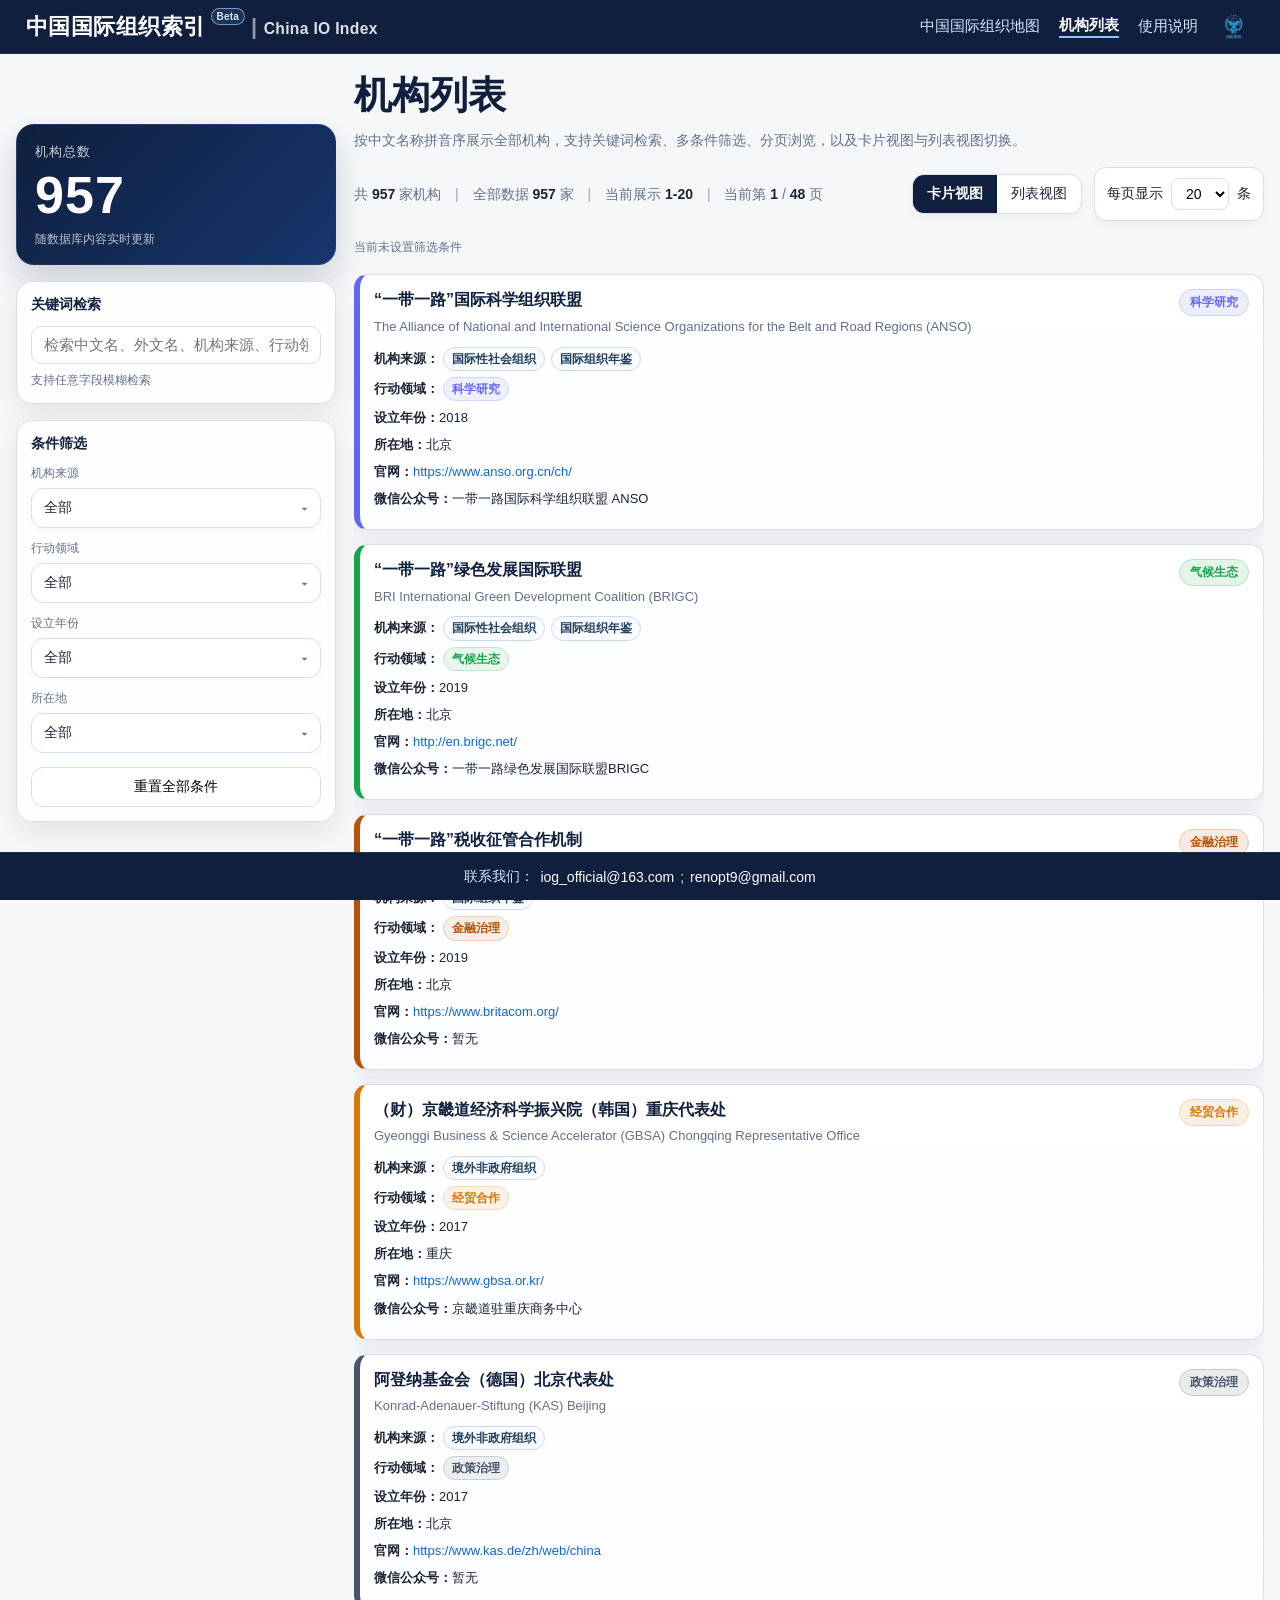
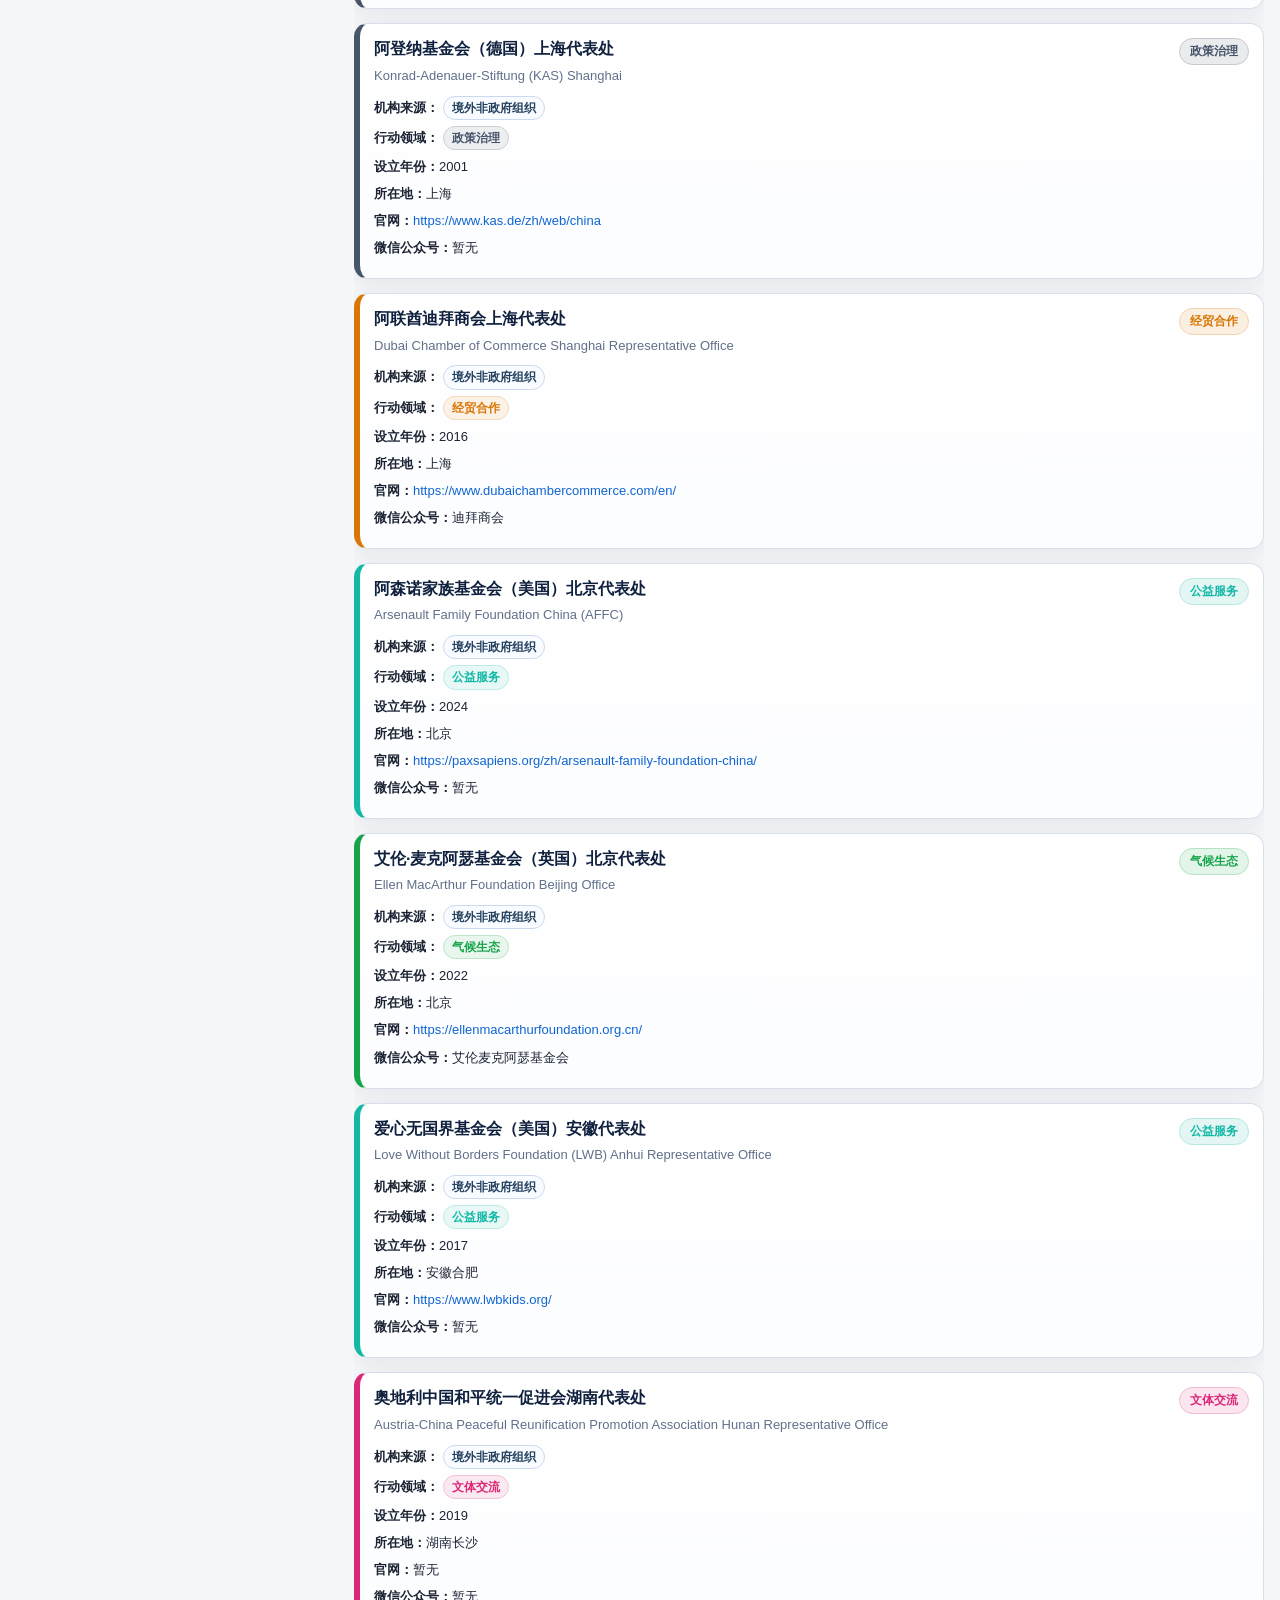
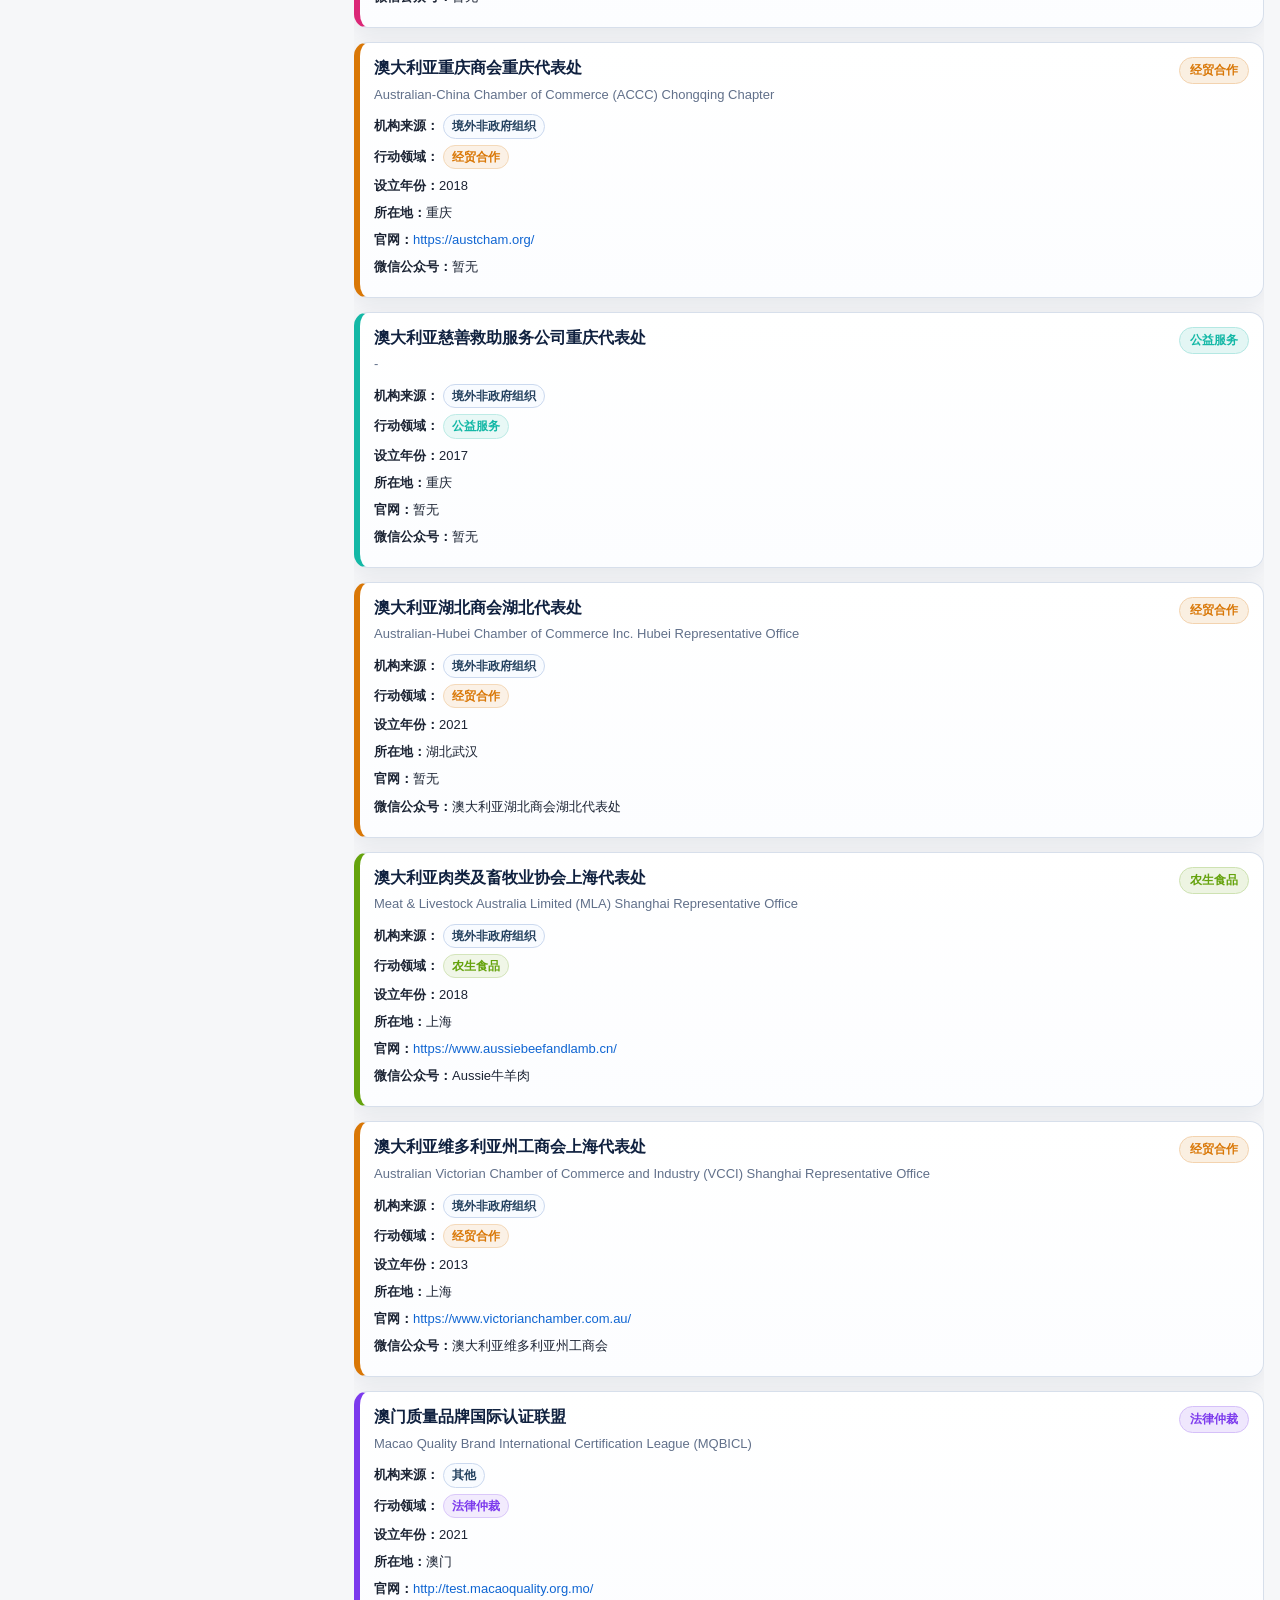
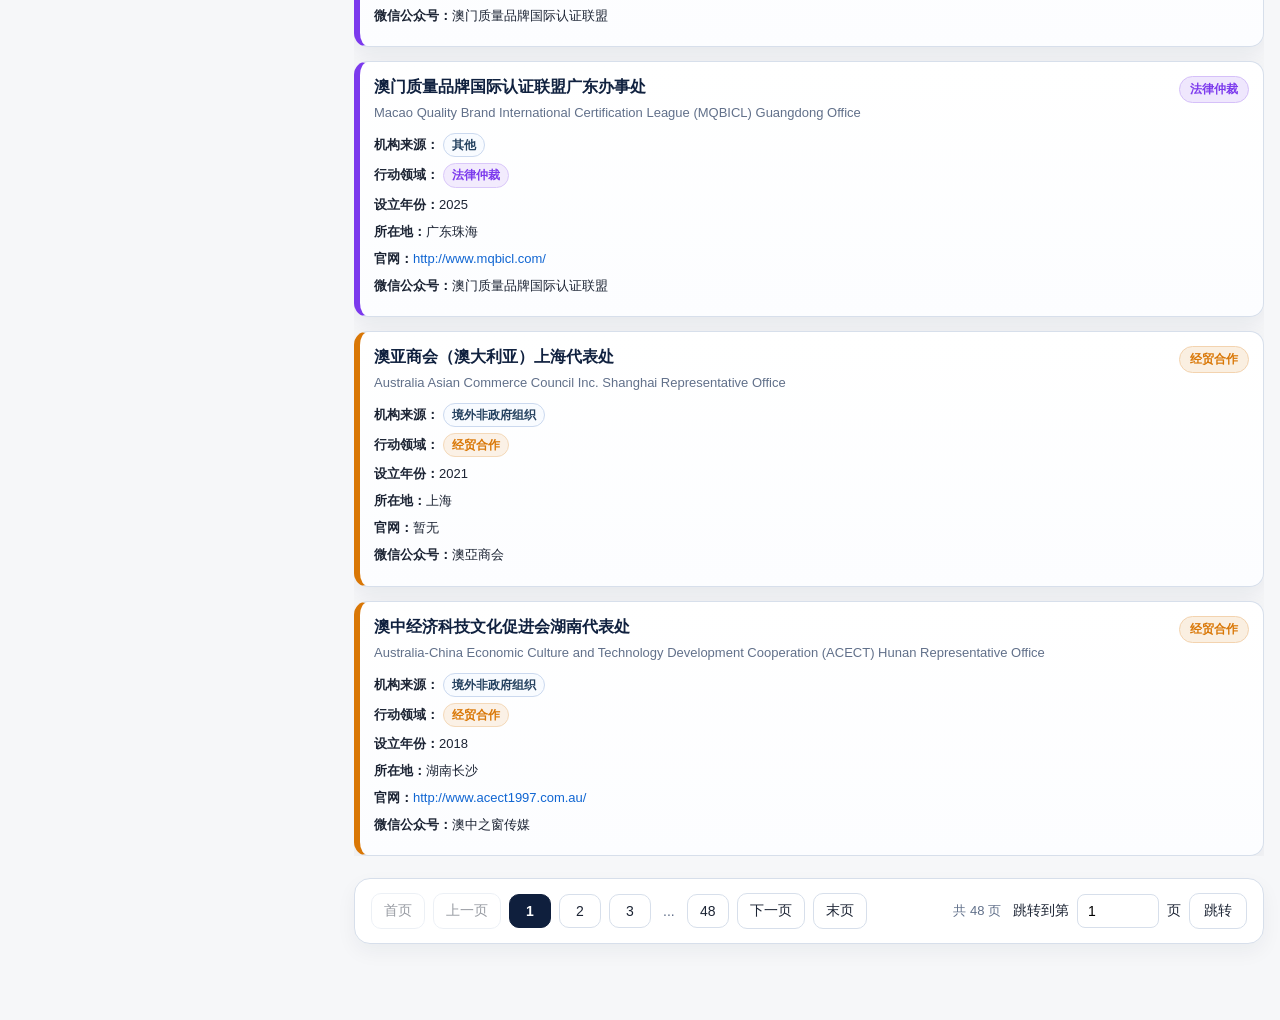
<file: cards.html>
<!doctype html>
<html lang="zh-CN">
  <head>
    <meta charset="UTF-8" />
    <meta name="viewport" content="width=device-width, initial-scale=1.0" />
    <title>中国国际组织索引</title>
    <link rel="stylesheet" href="assets/css/styles.css" />
  </head>
  <body>
    <header class="top-nav">
      <div class="top-nav-left">
        <a class="brand brand-link brand-bilingual" href="index.html">
          <span class="brand-main">
            <span class="brand-zh">中国国际组织索引</span>
            <span class="brand-beta">Beta</span>
          </span>
          <span class="brand-sep">|</span>
          <span class="brand-en">China IO Index</span>
        </a>
      </div>

      <div class="top-nav-right">
        <nav>
          <a href="index.html">中国国际组织地图</a>
          <a class="active" href="cards.html">机构列表</a>
          <a href="guide.html">使用说明</a>
        </nav>

        <a class="nav-logo-link" href="index.html" aria-label="网站 Logo">
          <img
            src="assets/images/logo.png"
            alt="中国国际组织索引 Logo"
            class="nav-logo"
          />
        </a>
      </div>
    </header>

    <main class="cards-db-page">
      <div class="cards-db-layout">
        <aside class="cards-db-sidebar">
          <section class="cards-total-hero" aria-label="机构总数概览">
            <div class="cards-total-hero-label">机构总数</div>
            <div id="totalCountHero" class="cards-total-hero-number">--</div>
            <div class="cards-total-hero-sub">随数据库内容实时更新</div>
          </section>

          <section class="sidebar-card">
            <div class="sidebar-card-title">关键词检索</div>
            <div class="search-row search-row-sidebar">
              <input
                id="searchInput"
                type="text"
                placeholder="检索中文名、外文名、机构来源、行动领域、所在地、官网等"
              />
            </div>
            <div class="sidebar-search-tip">支持任意字段模糊检索</div>
          </section>

          <section class="sidebar-card">
            <div class="sidebar-card-title">条件筛选</div>

            <div id="filterAttr" class="filter-slot"></div>
            <div id="filterCategory" class="filter-slot"></div>
            <div id="filterYear" class="filter-slot"></div>
            <div id="filterCity" class="filter-slot"></div>

            <button id="resetBtn" type="button" class="sidebar-reset-btn">重置全部条件</button>
          </section>
        </aside>

        <section class="cards-db-main">
          <div class="cards-db-header">
            <div>
              <h1>机构列表</h1>
              <p class="cards-page-desc">
                按中文名称拼音序展示全部机构，支持关键词检索、多条件筛选、分页浏览，以及卡片视图与列表视图切换。
              </p>
            </div>
          </div>

          <div class="cards-db-toolbar">
            <div id="cardsSummary" class="cards-summary"></div>

            <div class="cards-db-toolbar-right">
              <div class="view-toggle" role="tablist" aria-label="视图切换">
                <button id="cardViewBtn" type="button" class="view-btn active">卡片视图</button>
                <button id="listViewBtn" type="button" class="view-btn">列表视图</button>
              </div>

              <label class="page-size-wrap">
                每页显示
                <select id="pageSizeSelect">
                  <option value="20">20</option>
                  <option value="50">50</option>
                </select>
                条
              </label>
            </div>
          </div>

          <div id="activeFilterChips" class="active-filter-chips"></div>

          <div id="allCards" class="cards-results cards-grid"></div>

          <div id="pagination" class="pagination pagination-pro"></div>
        </section>
      </div>
    </main>

    <footer class="site-footer-fixed">
      <div class="site-footer-inner">
        <span>联系我们：</span>

        <a href="mailto:iog_official@163.com">
          iog_official@163.com
        </a>;

        <a href="mailto:renopt9@gmail.com">
          renopt9@gmail.com
        </a>
      </div>
    </footer>

    <script src="assets/js/cards.js"></script>

    <!-- Cloudflare Web Analytics --><script defer src='https://static.cloudflareinsights.com/beacon.min.js' data-cf-beacon='{"token": "cfdc24d4b3764c04a2f810edaad4f0b2"}'></script><!-- End Cloudflare Web Analytics -->
  </body>
</html>
</file>
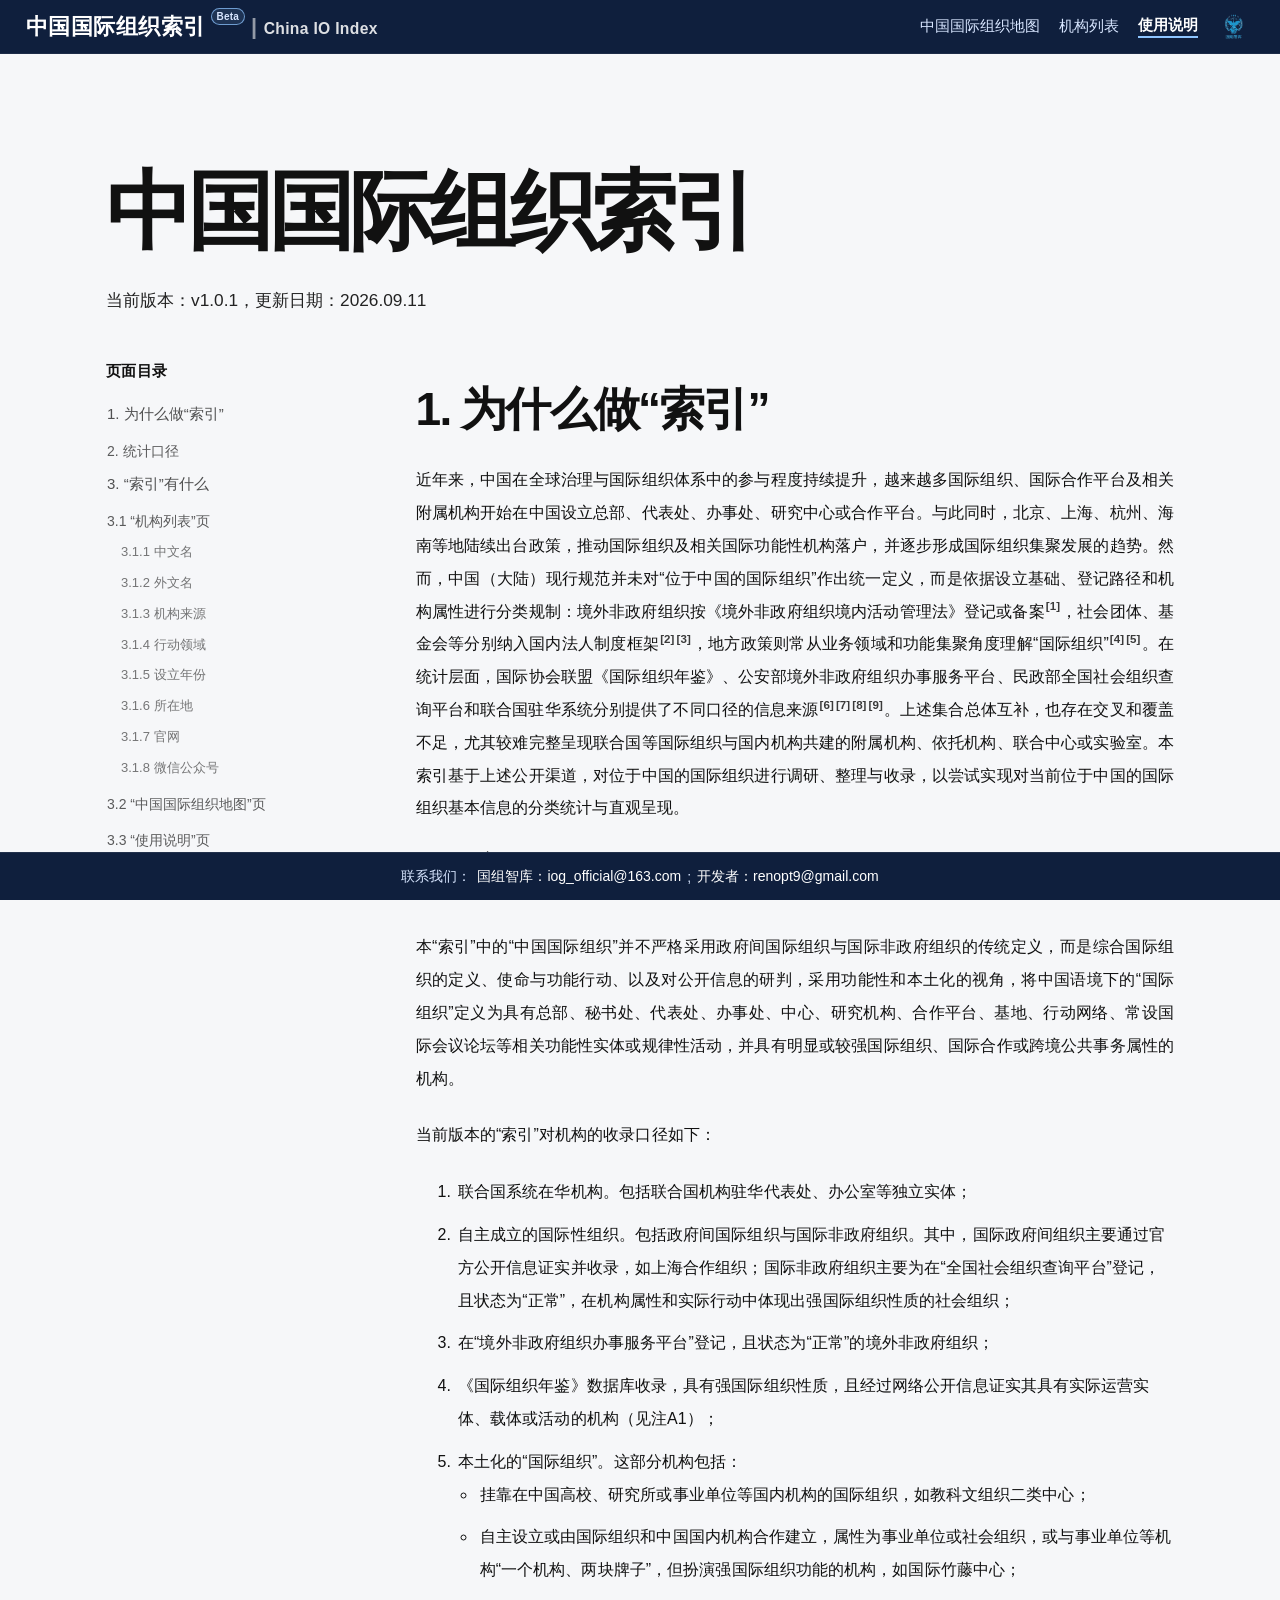
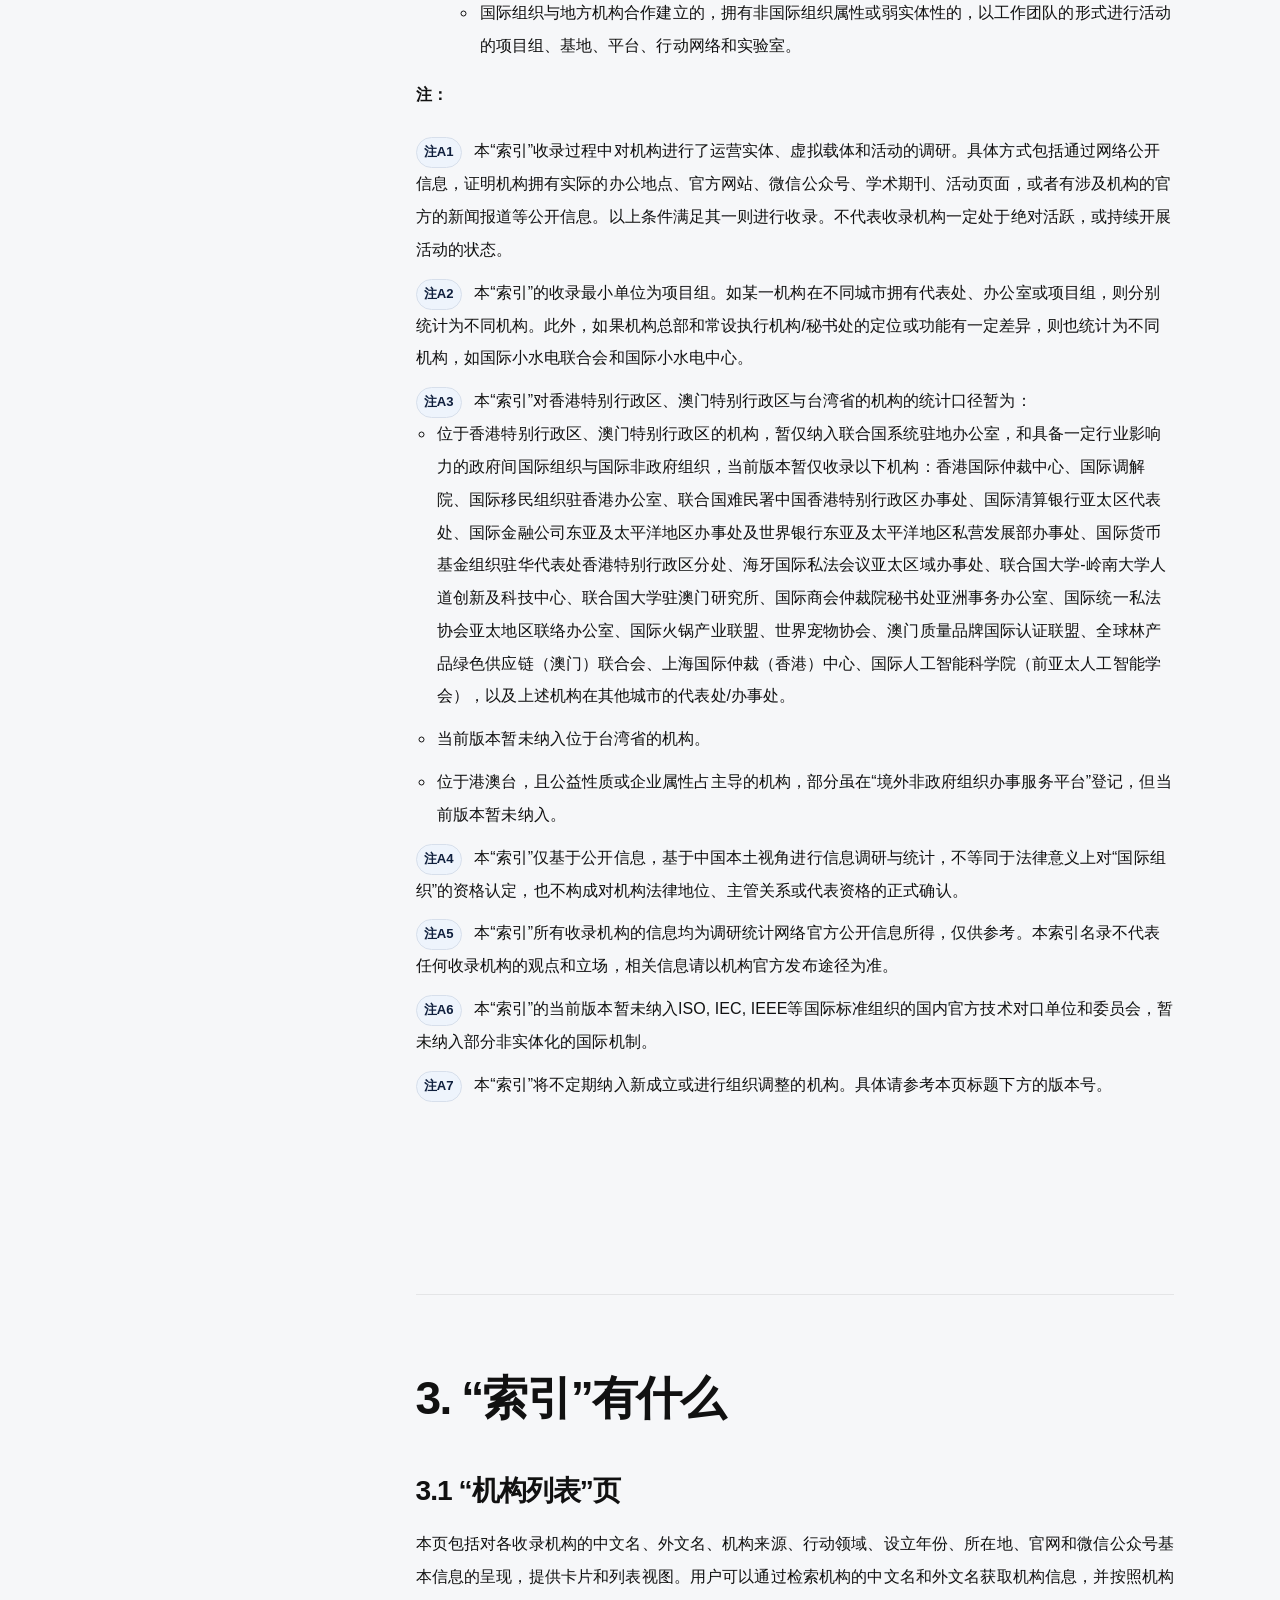
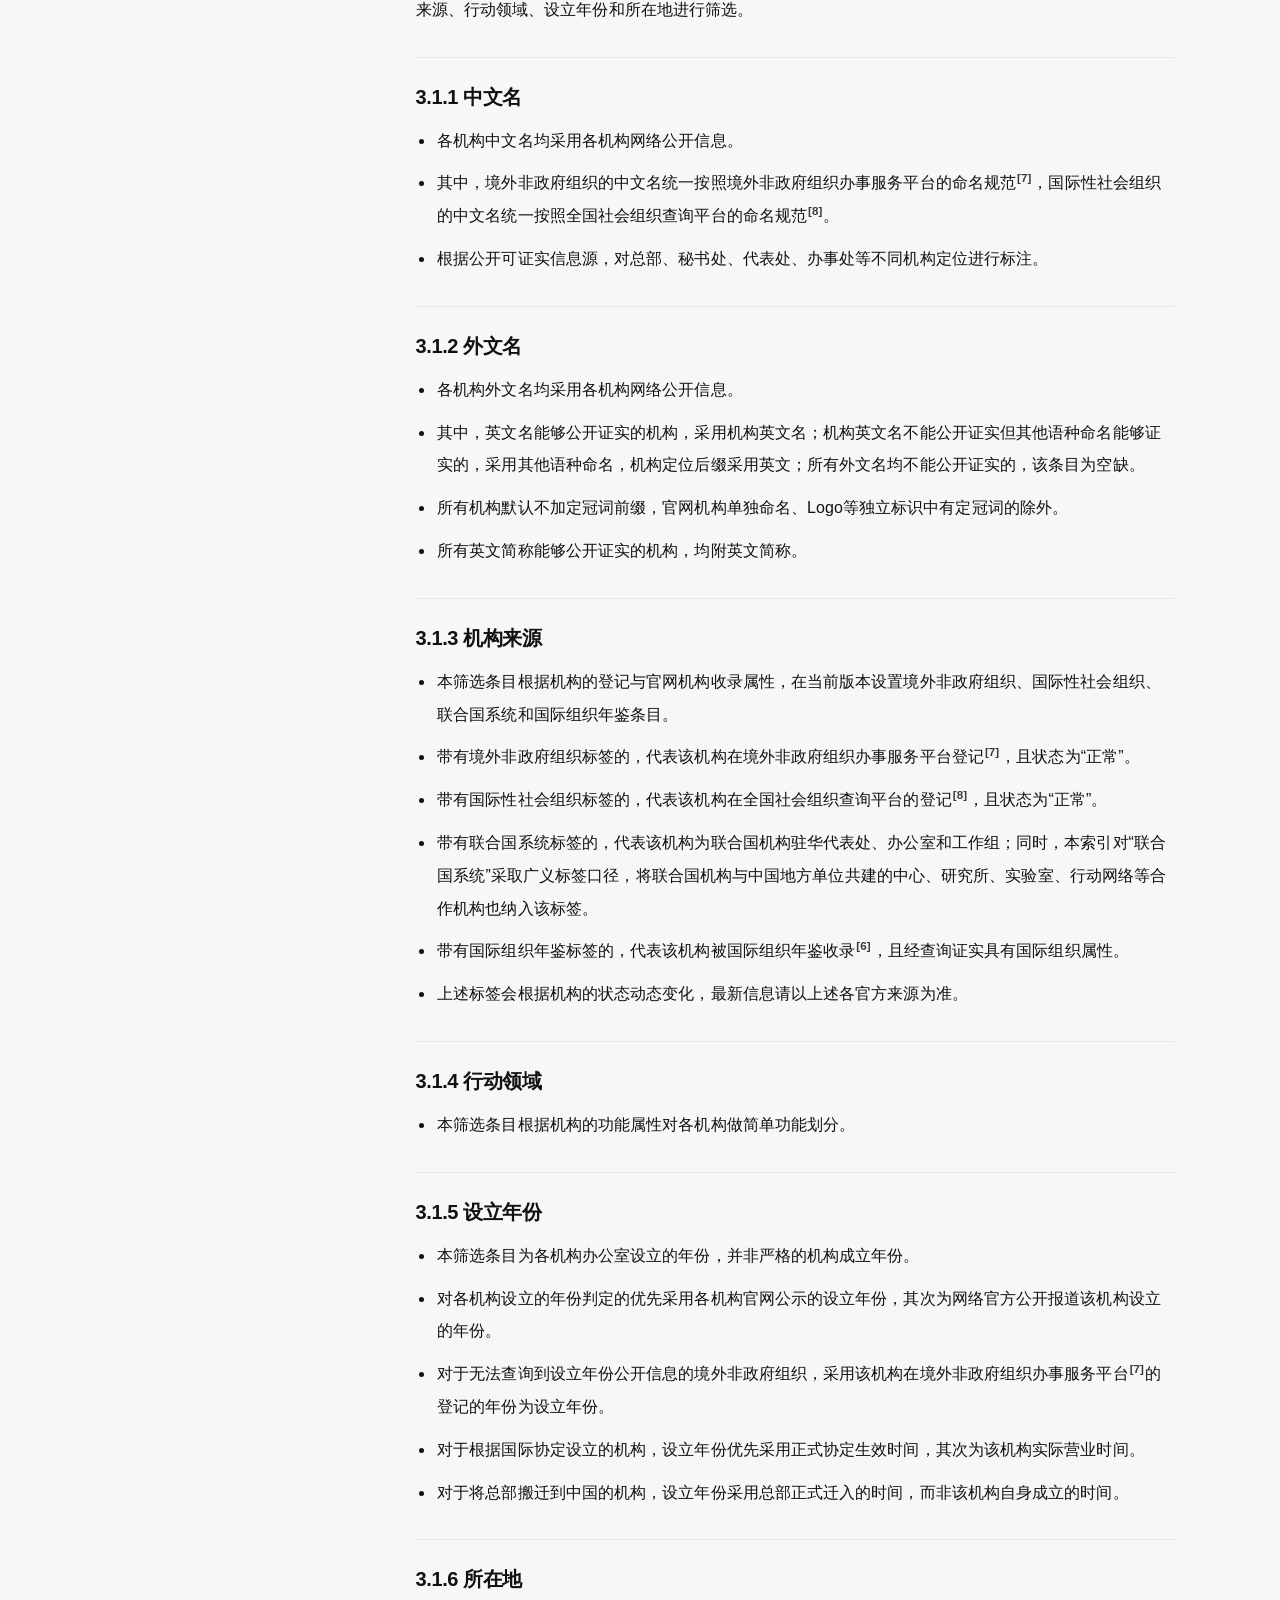
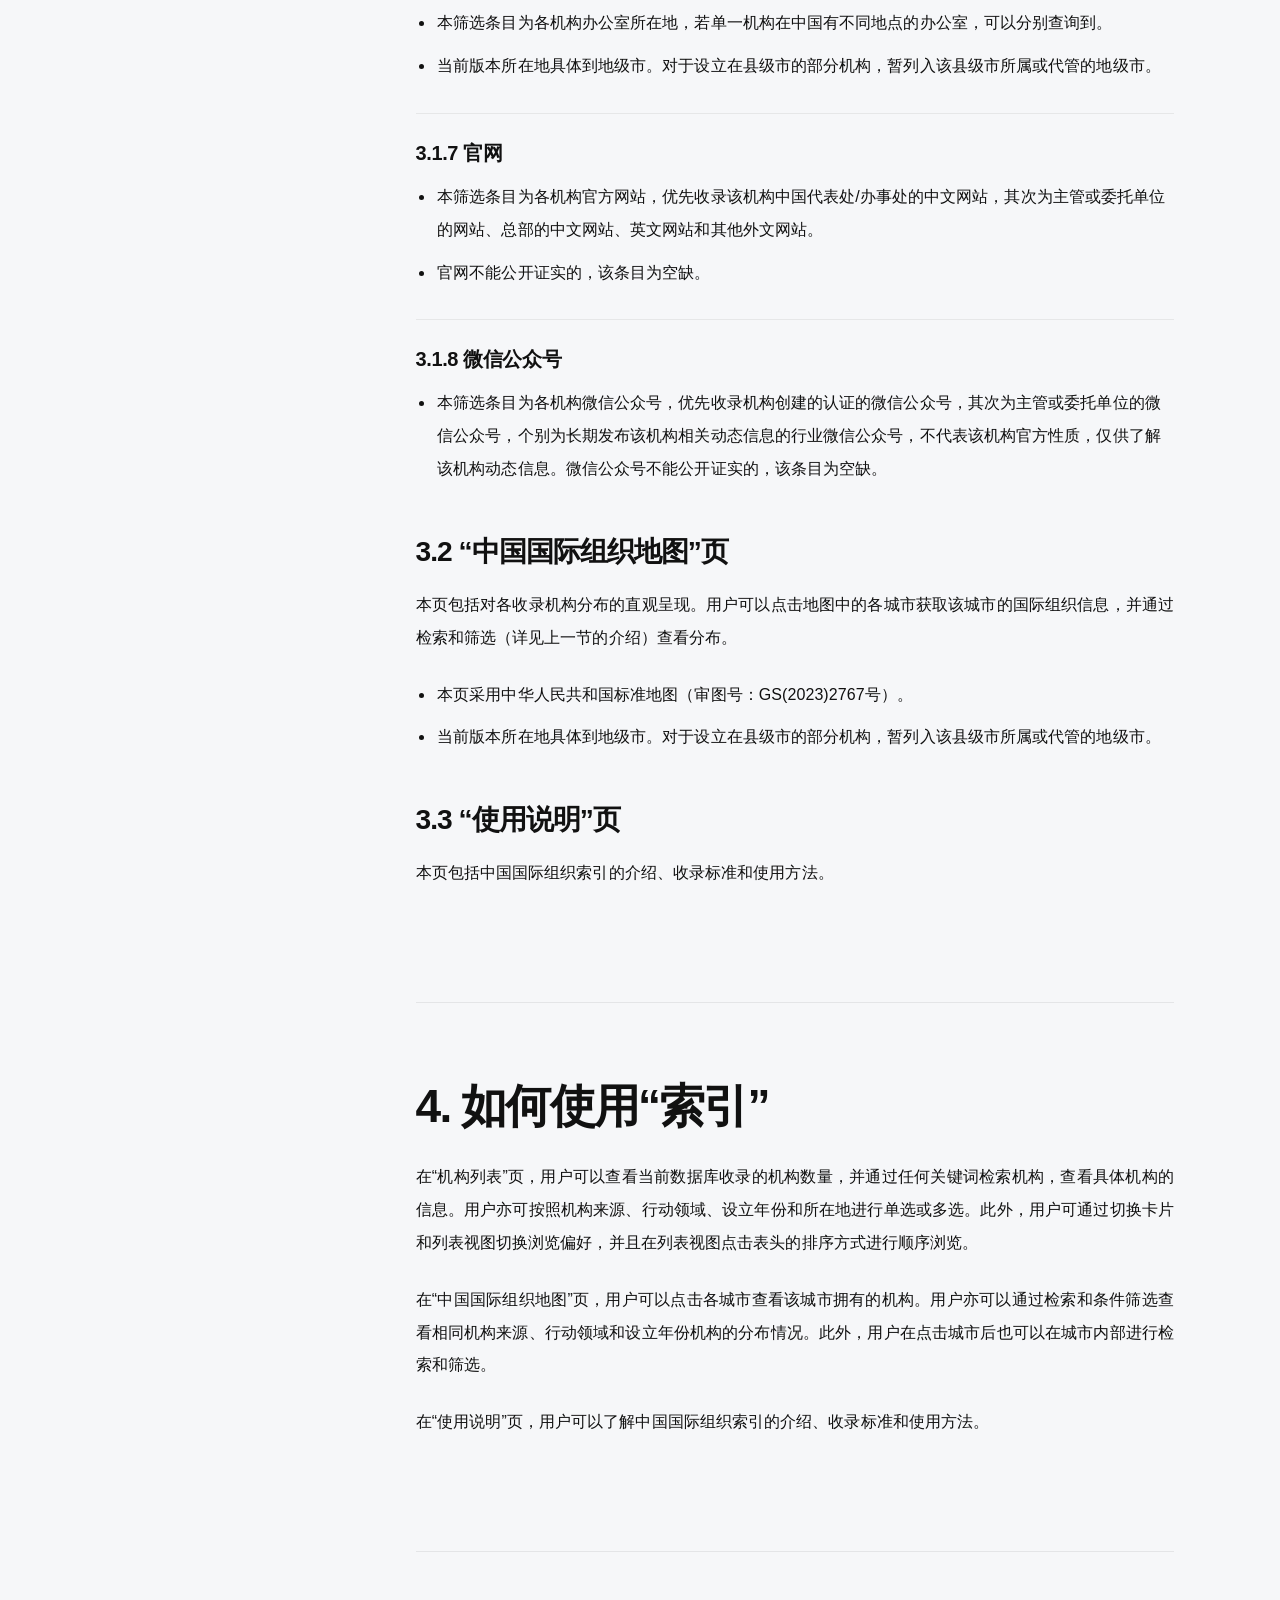
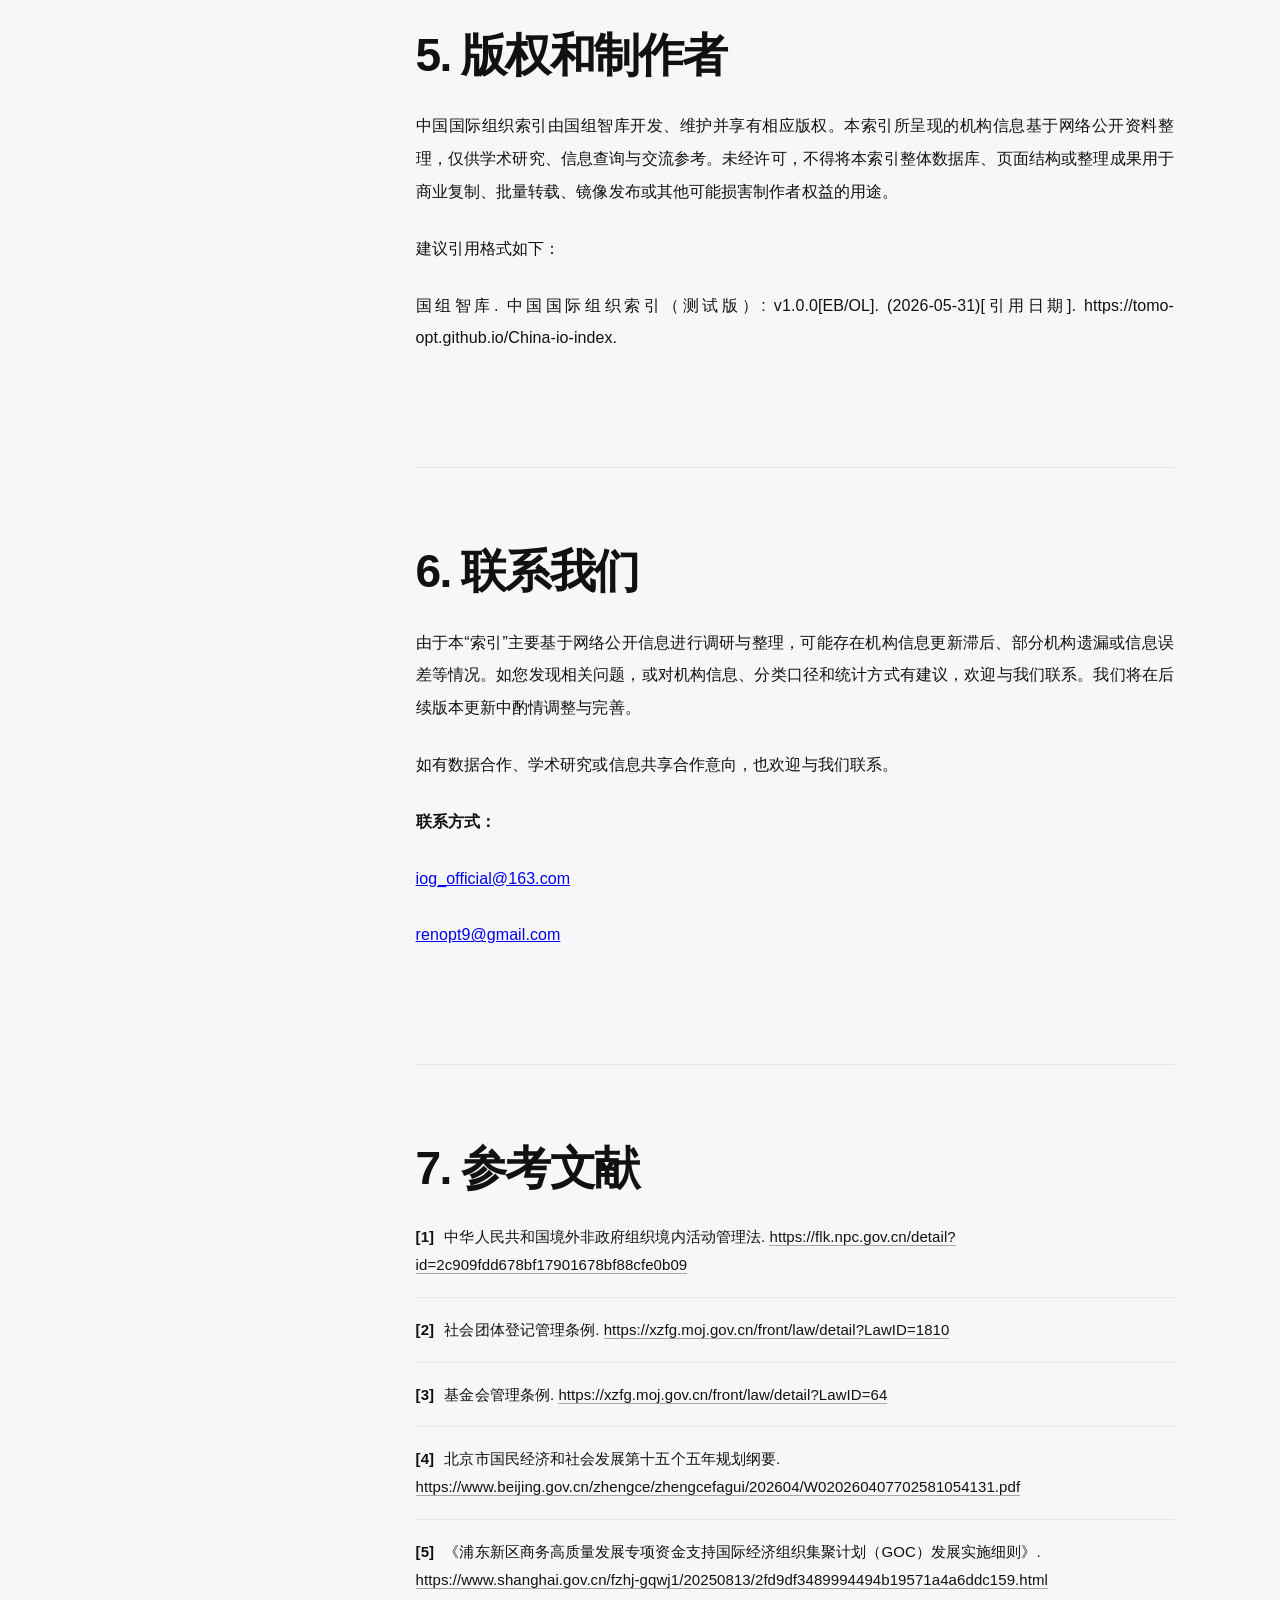
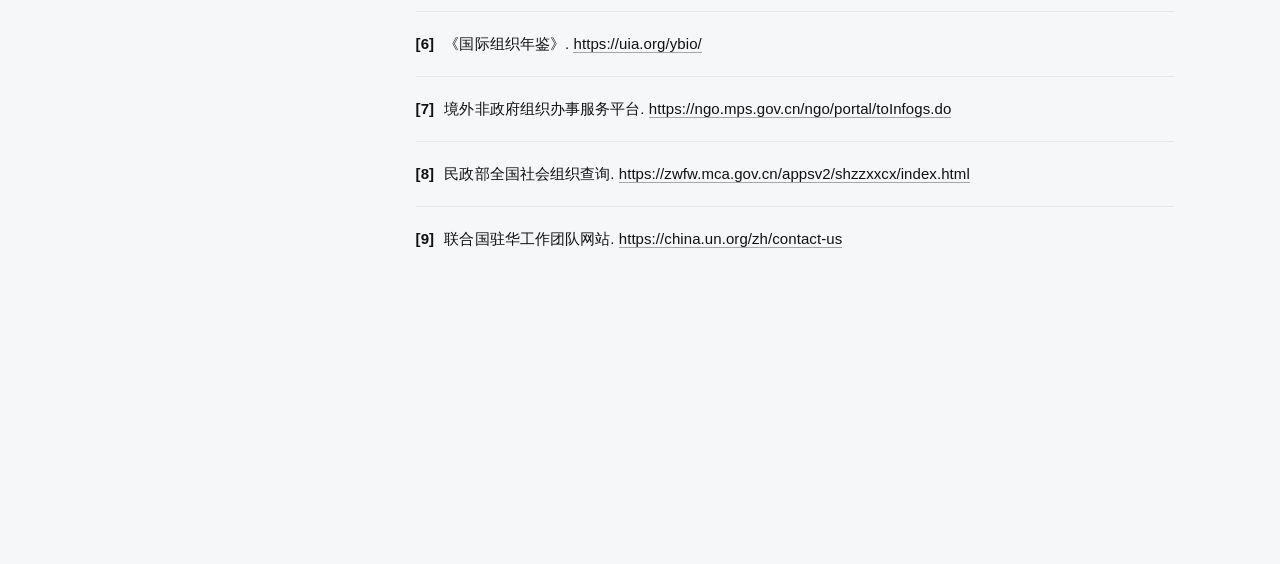
<file: guide.html>
<!doctype html>
<html lang="zh-CN">
  <head>
    <meta charset="UTF-8" />
    <meta name="viewport" content="width=device-width, initial-scale=1.0" />
    <title>中国国际组织索引</title>
    <link rel="stylesheet" href="assets/css/styles.css" />
  </head>
  <body>
    <header class="top-nav">
      <div class="top-nav-left">
        <a class="brand brand-link brand-bilingual" href="index.html">
          <span class="brand-main">
            <span class="brand-zh">中国国际组织索引</span>
            <span class="brand-beta">Beta</span>
          </span>
          <span class="brand-sep">|</span>
          <span class="brand-en">China IO Index</span>
        </a>
      </div>

      <div class="top-nav-right">
        <nav>
          <a href="index.html">中国国际组织地图</a>
          <a href="cards.html">机构列表</a>
          <a class="active" href="guide.html">使用说明</a>
        </nav>

        <a class="nav-logo-link" href="index.html" aria-label="网站 Logo">
          <img
            src="assets/images/logo.png"
            alt="中国国际组织索引 Logo"
            class="nav-logo"
          />
        </a>
      </div>
    </header>

    <main class="guide-page guide-page-pro">
      <section class="guide-hero-pro" id="top">
        <h1>中国国际组织索引</h1>
        <p class="guide-lead-pro">当前版本：v1.0.1，更新日期：2026.09.11</p>
      </section>

      <div class="guide-layout-pro">
        <aside class="guide-toc" aria-label="使用说明目录">
          <div class="guide-toc-title">页面目录</div>
          <nav>
            <a href="#why">1. 为什么做“索引”</a>
            <a class="toc-sub" href="#scope">2. 统计口径</a>

            <a href="#what">3. “索引”有什么</a>
            <a class="toc-sub" href="#list-page">3.1 “机构列表”页</a>
            <a class="toc-mini" href="#field-cn">3.1.1 中文名</a>
            <a class="toc-mini" href="#field-foreign">3.1.2 外文名</a>
            <a class="toc-mini" href="#field-attribute">3.1.3 机构来源</a>
            <a class="toc-mini" href="#field-action">3.1.4 行动领域</a>
            <a class="toc-mini" href="#field-year">3.1.5 设立年份</a>
            <a class="toc-mini" href="#field-location">3.1.6 所在地</a>
            <a class="toc-mini" href="#field-website">3.1.7 官网</a>
            <a class="toc-mini" href="#field-wechat">3.1.8 微信公众号</a>
            <a class="toc-sub" href="#map-page">3.2 “中国国际组织地图”页</a>
            <a class="toc-sub" href="#guide-page-intro">3.3 “使用说明”页</a>

            <a href="#how">4. 如何使用“索引”</a>
            <a href="#copyright">5. 版权和制作者</a>
            <a href="#contact">6. 联系我们</a>
            <a href="#references">7. 参考文献</a>
  </nav>
</aside>

        <article class="guide-content-pro">
          <section class="guide-section-pro" id="why">
            <h2>1. 为什么做“索引”</h2>
            <p>
              近年来，中国在全球治理与国际组织体系中的参与程度持续提升，越来越多国际组织、国际合作平台及相关附属机构开始在中国设立总部、代表处、办事处、研究中心或合作平台。与此同时，北京、上海、杭州、海南等地陆续出台政策，推动国际组织及相关国际功能性机构落户，并逐步形成国际组织集聚发展的趋势。然而，中国（大陆）现行规范并未对“位于中国的国际组织”作出统一定义，而是依据设立基础、登记路径和机构属性进行分类规制：境外非政府组织按《境外非政府组织境内活动管理法》登记或备案<a class="citation" href="#ref-1">[1]</a>，社会团体、基金会等分别纳入国内法人制度框架<a class="citation" href="#ref-2">[2]</a><a class="citation" href="#ref-3">[3]</a>，地方政策则常从业务领域和功能集聚角度理解“国际组织”<a class="citation" href="#ref-4">[4]</a><a class="citation" href="#ref-5">[5]</a>。在统计层面，国际协会联盟《国际组织年鉴》、公安部境外非政府组织办事服务平台、民政部全国社会组织查询平台和联合国驻华系统分别提供了不同口径的信息来源<a class="citation" href="#ref-6">[6]</a><a class="citation" href="#ref-7">[7]</a><a class="citation" href="#ref-8">[8]</a><a class="citation" href="#ref-9">[9]</a>。上述集合总体互补，也存在交叉和覆盖不足，尤其较难完整呈现联合国等国际组织与国内机构共建的附属机构、依托机构、联合中心或实验室。本索引基于上述公开渠道，对位于中国的国际组织进行调研、整理与收录，以尝试实现对当前位于中国的国际组织基本信息的分类统计与直观呈现。
            </p>

          <section class="guide-section-pro" id="scope">
            <h2>2. 统计口径</h2>
              <p>
                本“索引”中的“中国国际组织”并不严格采用政府间国际组织与国际非政府组织的传统定义，而是综合国际组织的定义、使命与功能行动、以及对公开信息的研判，采用功能性和本土化的视角，将中国语境下的“国际组织”定义为具有总部、秘书处、代表处、办事处、中心、研究机构、合作平台、基地、行动网络、常设国际会议论坛等相关功能性实体或规律性活动，并具有明显或较强国际组织、国际合作或跨境公共事务属性的机构。
              </p>
              <p>
                当前版本的“索引”对机构的收录口径如下：
              </p>
              <ol class="guide-simple-list">
                <li>联合国系统在华机构。包括联合国机构驻华代表处、办公室等独立实体；</li>
                <li>自主成立的国际性组织。包括政府间国际组织与国际非政府组织。其中，国际政府间组织主要通过官方公开信息证实并收录，如上海合作组织；国际非政府组织主要为在“全国社会组织查询平台”登记，且状态为“正常”，在机构属性和实际行动中体现出强国际组织性质的社会组织；</li>
                <li>在“境外非政府组织办事服务平台”登记，且状态为“正常”的境外非政府组织；</li>
                <li>《国际组织年鉴》数据库收录，具有强国际组织性质，且经过网络公开信息证实其具有实际运营实体、载体或活动的机构（见注A1）；</li>
                <li>
                  本土化的“国际组织”。这部分机构包括：
                  <ul>
                    <li>挂靠在中国高校、研究所或事业单位等国内机构的国际组织，如教科文组织二类中心；</li>
                    <li>自主设立或由国际组织和中国国内机构合作建立，属性为事业单位或社会组织，或与事业单位等机构“一个机构、两块牌子”，但扮演强国际组织功能的机构，如国际竹藤中心；</li>
                    <li>国际组织与地方机构合作建立的，拥有非国际组织属性或弱实体性的，以工作团队的形式进行活动的项目组、基地、平台、行动网络和实验室。</li>
                  </ul>
                </li>
              </ol>

              <p><strong>注：</strong></p>
              <ol class="guide-simple-list guide-note-list">
                <li><span class="guide-note-label">注A1</span> 本“索引”收录过程中对机构进行了运营实体、虚拟载体和活动的调研。具体方式包括通过网络公开信息，证明机构拥有实际的办公地点、官方网站、微信公众号、学术期刊、活动页面，或者有涉及机构的官方的新闻报道等公开信息。以上条件满足其一则进行收录。不代表收录机构一定处于绝对活跃，或持续开展活动的状态。</li>
                <li><span class="guide-note-label">注A2</span> 本“索引”的收录最小单位为项目组。如某一机构在不同城市拥有代表处、办公室或项目组，则分别统计为不同机构。此外，如果机构总部和常设执行机构/秘书处的定位或功能有一定差异，则也统计为不同机构，如国际小水电联合会和国际小水电中心。</li>
                <li>
                  <span class="guide-note-label">注A3</span> 本“索引”对香港特别行政区、澳门特别行政区与台湾省的机构的统计口径暂为：
                  <ul>
                    <li>位于香港特别行政区、澳门特别行政区的机构，暂仅纳入联合国系统驻地办公室，和具备一定行业影响力的政府间国际组织与国际非政府组织，当前版本暂仅收录以下机构：香港国际仲裁中心、国际调解院、国际移民组织驻香港办公室、联合国难民署中国香港特别行政区办事处、国际清算银行亚太区代表处、国际金融公司东亚及太平洋地区办事处及世界银行东亚及太平洋地区私营发展部办事处、国际货币基金组织驻华代表处香港特别行政区分处、海牙国际私法会议亚太区域办事处、联合国大学-岭南大学人道创新及科技中心、联合国大学驻澳门研究所、国际商会仲裁院秘书处亚洲事务办公室、国际统一私法协会亚太地区联络办公室、国际火锅产业联盟、世界宠物协会、澳门质量品牌国际认证联盟、全球林产品绿色供应链（澳门）联合会、上海国际仲裁（香港）中心、国际人工智能科学院（前亚太人工智能学会），以及上述机构在其他城市的代表处/办事处。</li>
                    <li>当前版本暂未纳入位于台湾省的机构。</li>
                    <li>位于港澳台，且公益性质或企业属性占主导的机构，部分虽在“境外非政府组织办事服务平台”登记，但当前版本暂未纳入。</li>
                  </ul>
                </li>
                <li><span class="guide-note-label">注A4</span> 本“索引”仅基于公开信息，基于中国本土视角进行信息调研与统计，不等同于法律意义上对“国际组织”的资格认定，也不构成对机构法律地位、主管关系或代表资格的正式确认。</li>
                <li><span class="guide-note-label">注A5</span> 本“索引”所有收录机构的信息均为调研统计网络官方公开信息所得，仅供参考。本索引名录不代表任何收录机构的观点和立场，相关信息请以机构官方发布途径为准。</li>
                <li><span class="guide-note-label">注A6</span> 本“索引”的当前版本暂未纳入ISO, IEC, IEEE等国际标准组织的国内官方技术对口单位和委员会，暂未纳入部分非实体化的国际机制。</li>
                <li><span class="guide-note-label">注A7</span> 本“索引”将不定期纳入新成立或进行组织调整的机构。具体请参考本页标题下方的版本号。</li>
              </ol>
            </section>
          </section>

          <section class="guide-section-pro" id="what">
            <h2>3. “索引”有什么</h2>

            <section class="guide-subsection-pro" id="list-page">
              <h3>3.1 “机构列表”页</h3>
              <p>
                本页包括对各收录机构的中文名、外文名、机构来源、行动领域、设立年份、所在地、官网和微信公众号基本信息的呈现，提供卡片和列表视图。用户可以通过检索机构的中文名和外文名获取机构信息，并按照机构来源、行动领域、设立年份和所在地进行筛选。
              </p>

              <div class="guide-field" id="field-cn">
                <h4>3.1.1 中文名</h4>
                <ul>
                  <li>各机构中文名均采用各机构网络公开信息。</li>
                  <li>其中，境外非政府组织的中文名统一按照境外非政府组织办事服务平台的命名规范<a class="citation" href="#ref-7">[7]</a>，国际性社会组织的中文名统一按照全国社会组织查询平台的命名规范<a class="citation" href="#ref-8">[8]</a>。</li>
                  <li>根据公开可证实信息源，对总部、秘书处、代表处、办事处等不同机构定位进行标注。</li>
                </ul>
              </div>

              <div class="guide-field" id="field-foreign">
                <h4>3.1.2 外文名</h4>
                <ul>
                  <li>各机构外文名均采用各机构网络公开信息。</li>
                  <li>其中，英文名能够公开证实的机构，采用机构英文名；机构英文名不能公开证实但其他语种命名能够证实的，采用其他语种命名，机构定位后缀采用英文；所有外文名均不能公开证实的，该条目为空缺。</li>
                  <li>所有机构默认不加定冠词前缀，官网机构单独命名、Logo等独立标识中有定冠词的除外。</li>
                  <li>所有英文简称能够公开证实的机构，均附英文简称。</li>
                </ul>
              </div>

              <div class="guide-field" id="field-attribute">
                <h4>3.1.3 机构来源</h4>
                <ul>
                  <li>本筛选条目根据机构的登记与官网机构收录属性，在当前版本设置境外非政府组织、国际性社会组织、联合国系统和国际组织年鉴条目。</li>
                  <li>带有境外非政府组织标签的，代表该机构在境外非政府组织办事服务平台登记<a class="citation" href="#ref-7">[7]</a>，且状态为“正常”。</li>
                  <li>带有国际性社会组织标签的，代表该机构在全国社会组织查询平台的登记<a class="citation" href="#ref-8">[8]</a>，且状态为“正常”。</li>
                  <li>带有联合国系统标签的，代表该机构为联合国机构驻华代表处、办公室和工作组；同时，本索引对“联合国系统”采取广义标签口径，将联合国机构与中国地方单位共建的中心、研究所、实验室、行动网络等合作机构也纳入该标签。</li>
                  <li>带有国际组织年鉴标签的，代表该机构被国际组织年鉴收录<a class="citation" href="#ref-6">[6]</a>，且经查询证实具有国际组织属性。</li>
                  <li>上述标签会根据机构的状态动态变化，最新信息请以上述各官方来源为准。</li>
                </ul>
              </div>

              <div class="guide-field" id="field-action">
                <h4>3.1.4 行动领域</h4>
                <ul>
                  <li>本筛选条目根据机构的功能属性对各机构做简单功能划分。</li>
                </ul>
              </div>

              <div class="guide-field" id="field-year">
                <h4>3.1.5 设立年份</h4>
                <ul>
                  <li>本筛选条目为各机构办公室设立的年份，并非严格的机构成立年份。</li>
                  <li>对各机构设立的年份判定的优先采用各机构官网公示的设立年份，其次为网络官方公开报道该机构设立的年份。</li>
                  <li>对于无法查询到设立年份公开信息的境外非政府组织，采用该机构在境外非政府组织办事服务平台<a class="citation" href="#ref-7">[7]</a>的登记的年份为设立年份。</li>
                  <li>对于根据国际协定设立的机构，设立年份优先采用正式协定生效时间，其次为该机构实际营业时间。</li>
                  <li>对于将总部搬迁到中国的机构，设立年份采用总部正式迁入的时间，而非该机构自身成立的时间。</li>
                </ul>
              </div>

              <div class="guide-field" id="field-location">
                <h4>3.1.6 所在地</h4>
                <ul>
                  <li>本筛选条目为各机构办公室所在地，若单一机构在中国有不同地点的办公室，可以分别查询到。</li>
                  <li>当前版本所在地具体到地级市。对于设立在县级市的部分机构，暂列入该县级市所属或代管的地级市。</li>
                </ul>
              </div>

              <div class="guide-field" id="field-website">
                <h4>3.1.7 官网</h4>
                <ul>
                  <li>本筛选条目为各机构官方网站，优先收录该机构中国代表处/办事处的中文网站，其次为主管或委托单位的网站、总部的中文网站、英文网站和其他外文网站。</li>
                  <li>官网不能公开证实的，该条目为空缺。</li>
                </ul>
              </div>

              <div class="guide-field" id="field-wechat">
                <h4>3.1.8 微信公众号</h4>
                <ul>
                  <li>本筛选条目为各机构微信公众号，优先收录机构创建的认证的微信公众号，其次为主管或委托单位的微信公众号，个别为长期发布该机构相关动态信息的行业微信公众号，不代表该机构官方性质，仅供了解该机构动态信息。微信公众号不能公开证实的，该条目为空缺。</li>
                </ul>
              </div>
            </section>

            <section class="guide-subsection-pro" id="map-page">
              <h3>3.2 “中国国际组织地图”页</h3>
              <p>
                本页包括对各收录机构分布的直观呈现。用户可以点击地图中的各城市获取该城市的国际组织信息，并通过检索和筛选（详见上一节的介绍）查看分布。
              </p>
              <ul class="guide-simple-list">
                <li>本页采用中华人民共和国标准地图（审图号：GS(2023)2767号）。</li>
                <li>当前版本所在地具体到地级市。对于设立在县级市的部分机构，暂列入该县级市所属或代管的地级市。</li>
              </ul>
            </section>

            <section class="guide-subsection-pro" id="guide-page-intro">
              <h3>3.3 “使用说明”页</h3>
              <p>本页包括中国国际组织索引的介绍、收录标准和使用方法。</p>
            </section>
          </section>

          <section class="guide-section-pro" id="how">
            <h2>4. 如何使用“索引”</h2>
            <p>
              在“机构列表”页，用户可以查看当前数据库收录的机构数量，并通过任何关键词检索机构，查看具体机构的信息。用户亦可按照机构来源、行动领域、设立年份和所在地进行单选或多选。此外，用户可通过切换卡片和列表视图切换浏览偏好，并且在列表视图点击表头的排序方式进行顺序浏览。
            </p>
            <p>
              在“中国国际组织地图”页，用户可以点击各城市查看该城市拥有的机构。用户亦可以通过检索和条件筛选查看相同机构来源、行动领域和设立年份机构的分布情况。此外，用户在点击城市后也可以在城市内部进行检索和筛选。
            </p>
            <p>
              在“使用说明”页，用户可以了解中国国际组织索引的介绍、收录标准和使用方法。
            </p>
          </section>

          <section class="guide-section-pro" id="copyright">
            <h2>5. 版权和制作者</h2>
            <p>
              中国国际组织索引由国组智库开发、维护并享有相应版权。本索引所呈现的机构信息基于网络公开资料整理，仅供学术研究、信息查询与交流参考。未经许可，不得将本索引整体数据库、页面结构或整理成果用于商业复制、批量转载、镜像发布或其他可能损害制作者权益的用途。
            </p>
            <p>
              建议引用格式如下：
            </p>
            <p>
              国组智库. 中国国际组织索引（测试版）: v1.0.0[EB/OL]. (2026-05-31)[引用日期]. https://tomo-opt.github.io/China-io-index.
            </p>
          </section>

          <section class="guide-section-pro" id="contact">
            <h2>6. 联系我们</h2>
            <p>
              由于本“索引”主要基于网络公开信息进行调研与整理，可能存在机构信息更新滞后、部分机构遗漏或信息误差等情况。如您发现相关问题，或对机构信息、分类口径和统计方式有建议，欢迎与我们联系。我们将在后续版本更新中酌情调整与完善。
            </p>
            <p>
              如有数据合作、学术研究或信息共享合作意向，也欢迎与我们联系。
            </p>
            <div class="guide-contact-box">
              <p><strong>联系方式：</strong></p>
              <p><a href="mailto:iog_official@163.com">iog_official@163.com</a></p>
              <p><a href="mailto:renopt9@gmail.com">renopt9@gmail.com</a></p>
            </div>
          </section>

          <section class="guide-section-pro references-section" id="references">
            <h2>7. 参考文献</h2>
            <ol class="reference-list-pro">
              <li id="ref-1"><span class="ref-index">[1]</span> 中华人民共和国境外非政府组织境内活动管理法. <a href="https://flk.npc.gov.cn/detail?id=2c909fdd678bf17901678bf88cfe0b09" target="_blank" rel="noopener noreferrer">https://flk.npc.gov.cn/detail?id=2c909fdd678bf17901678bf88cfe0b09</a></li>
              <li id="ref-2"><span class="ref-index">[2]</span> 社会团体登记管理条例. <a href="https://xzfg.moj.gov.cn/front/law/detail?LawID=1810" target="_blank" rel="noopener noreferrer">https://xzfg.moj.gov.cn/front/law/detail?LawID=1810</a></li>
              <li id="ref-3"><span class="ref-index">[3]</span> 基金会管理条例. <a href="https://xzfg.moj.gov.cn/front/law/detail?LawID=64" target="_blank" rel="noopener noreferrer">https://xzfg.moj.gov.cn/front/law/detail?LawID=64</a></li>
              <li id="ref-4"><span class="ref-index">[4]</span> 北京市国民经济和社会发展第十五个五年规划纲要. <a href="https://www.beijing.gov.cn/zhengce/zhengcefagui/202604/W020260407702581054131.pdf" target="_blank" rel="noopener noreferrer">https://www.beijing.gov.cn/zhengce/zhengcefagui/202604/W020260407702581054131.pdf</a></li>
              <li id="ref-5"><span class="ref-index">[5]</span> 《浦东新区商务高质量发展专项资金支持国际经济组织集聚计划（GOC）发展实施细则》. <a href="https://www.shanghai.gov.cn/fzhj-gqwj1/20250813/2fd9df3489994494b19571a4a6ddc159.html" target="_blank" rel="noopener noreferrer">https://www.shanghai.gov.cn/fzhj-gqwj1/20250813/2fd9df3489994494b19571a4a6ddc159.html</a></li>
              <li id="ref-6"><span class="ref-index">[6]</span> 《国际组织年鉴》. <a href="https://uia.org/ybio/" target="_blank" rel="noopener noreferrer">https://uia.org/ybio/</a></li>
              <li id="ref-7"><span class="ref-index">[7]</span> 境外非政府组织办事服务平台. <a href="https://ngo.mps.gov.cn/ngo/portal/toInfogs.do" target="_blank" rel="noopener noreferrer">https://ngo.mps.gov.cn/ngo/portal/toInfogs.do</a></li>
              <li id="ref-8"><span class="ref-index">[8]</span> 民政部全国社会组织查询. <a href="https://zwfw.mca.gov.cn/appsv2/shzzxxcx/index.html" target="_blank" rel="noopener noreferrer">https://zwfw.mca.gov.cn/appsv2/shzzxxcx/index.html</a></li>
              <li id="ref-9"><span class="ref-index">[9]</span> 联合国驻华工作团队网站. <a href="https://china.un.org/zh/contact-us" target="_blank" rel="noopener noreferrer">https://china.un.org/zh/contact-us</a></li>
            </ol>
          </section>
        </article>
      </div>
    </main>

    <footer class="site-footer-fixed">
      <div class="site-footer-inner">
        <span>联系我们：</span>

        <a href="mailto:iog_official@163.com">
          国组智库：iog_official@163.com
        </a>;

        <a href="mailto:renopt9@gmail.com">
          开发者：renopt9@gmail.com
        </a>
      </div>
    </footer>

    <!-- Cloudflare Web Analytics --><script defer src='https://static.cloudflareinsights.com/beacon.min.js' data-cf-beacon='{"token": "cfdc24d4b3764c04a2f810edaad4f0b2"}'></script><!-- End Cloudflare Web Analytics -->
    
  </body>
</html>
</file>
<file: assets/css/styles.css>
:root {
  --bg: #f4f7fb;
  --nav: #0f1f3d;
  --panel: rgba(255, 255, 255, 0.88);
  --text: #1c2434;
  --muted: #61708a;
  --card: #ffffff;
  --border: #d7dfeb;

  --nav-height: clamp(52px, 6vh, 64px);
  --footer-height: 48px;
  --panel-gap: clamp(10px, 1.6vw, 16px);
  --panel-radius: 14px;
  --search-width: clamp(300px, 42vw, 760px);
  --drawer-width: clamp(320px, 28vw, 420px);
  --note-font: clamp(11px, 1.2vw, 13px);
  --ui-font: clamp(13px, 1.15vw, 15px);
}

* { box-sizing: border-box; }

html, body {
  margin: 0;
  min-height: 100%;
}

body {
  font-family: "Noto Sans SC", "Microsoft YaHei", sans-serif;
  color: var(--text);
  background: var(--bg);

  padding-top: var(--nav-height);
  padding-bottom: calc(var(--footer-height) + 12px);
}

.top-nav {
  position: fixed;
  top: 0;
  left: 0;
  right: 0;

  z-index: 999;

  height: var(--nav-height);

  background: var(--nav);
  color: #fff;

  display: flex;
  align-items: center;
  justify-content: space-between;

  padding: 0 clamp(14px, 2vw, 28px);

  border-bottom: 1px solid rgba(255,255,255,0.06);

  backdrop-filter: blur(10px);
}

.top-nav-left,
.top-nav-right {
  display: flex;
  align-items: center;
}

.top-nav-right {
  gap: 16px;
}

.brand-link {
  color: #fff;
  text-decoration: none;
}

.brand-link:hover {
  opacity: 0.95;
}

.nav-logo-link {
  width: 40px;
  height: 40px;
  flex: 0 0 40px;
  display: inline-flex;
  align-items: center;
  justify-content: center;
  text-decoration: none;
}

.nav-logo {
  width: 100%;
  height: 100%;
  object-fit: contain;
  display: block;
}

.top-nav nav {
  display: flex;
  align-items: center;
  gap: clamp(12px, 1.5vw, 24px);
}

.top-nav nav a {
  color: #d8e6ff;
  text-decoration: none;
  margin-left: 0;
  font-size: clamp(14px, 1.2vw, 17px);
  white-space: nowrap;
}

.top-nav nav a.active {
  color: #fff;
  font-weight: 700;
  border-bottom: 2px solid #8ec5ff;
}

.brand {
  font-weight: 700;
  letter-spacing: 0.5px;
  font-size: clamp(16px, 1.7vw, 22px);
  white-space: nowrap;
}

.page-map {
  height: calc(100svh - var(--nav-height) - var(--footer-height));
  min-height: 560px;
  position: relative;
  overflow: hidden;
  background: #eef4fc;
}

.map-wrapper {
  position: relative;
  width: 100%;
  height: 100%;
}

#map {
  width: 100%;
  height: 100%;
}

.search-panel {
  position: absolute;
  top: var(--panel-gap);
  left: var(--panel-gap);
  z-index: 12;
  width: min(var(--search-width), calc(100% - (var(--panel-gap) * 2)));
  max-height: min(42vh, 360px);
  overflow: auto;
  background: var(--panel);
  border: 1px solid var(--border);
  border-radius: var(--panel-radius);
  backdrop-filter: blur(8px);
  box-shadow: 0 10px 28px rgba(0,0,0,.10);
  padding: clamp(10px, 1.4vw, 16px);
}

.search-row {
  display: flex;
  gap: 8px;
}

.search-row input {
  flex: 1;
  min-width: 0;
  padding: 10px 12px;
  border: 1px solid var(--border);
  border-radius: 10px;
  font-size: var(--ui-font);
}

.search-row button {
  flex: 0 0 auto;
  border: 1px solid var(--border);
  background: #fff;
  border-radius: 10px;
  padding: 0 14px;
  font-size: var(--ui-font);
  white-space: nowrap;
}

.filters {
  margin-top: 10px;
  display: grid;
  grid-template-columns: repeat(4, minmax(0, 1fr));
  gap: 8px;
}

.filters label {
  font-size: 12px;
  color: var(--muted);
  display: flex;
  flex-direction: column;
  gap: 6px;
}

.filters select {
  padding: 8px 10px;
  border: 1px solid var(--border);
  border-radius: 10px;
  font-size: 13px;
  background: #fff;
}

.tag-hint {
  font-size: 12px;
  color: var(--muted);
  margin-top: 8px;
  line-height: 1.45;
}

.map-note {
  position: absolute;
  left: var(--panel-gap);
  bottom: var(--panel-gap);
  z-index: 11;
  max-width: min(70vw, 760px);
  background: rgba(255,255,255,.92);
  padding: 8px 12px;
  border-radius: 10px;
  font-size: var(--note-font);
  line-height: 1.45;
  box-shadow: 0 6px 18px rgba(0,0,0,.08);
}

.map-status {
  position: absolute;
  left: 50%;
  top: 50%;
  transform: translate(-50%, -50%);
  background: rgba(255,255,255,.95);
  border: 1px solid var(--border);
  border-radius: 10px;
  padding: 10px 14px;
  color: #9a2d2d;
  font-size: 13px;
  box-shadow: 0 8px 22px rgba(0,0,0,.08);
  z-index: 13;
  max-width: 560px;
}

.drawer {
  position: absolute;
  right: 0;
  top: 0;
  width: var(--drawer-width);
  max-width: 92vw;
  height: 100%;
  background: #fff;
  border-left: 1px solid var(--border);
  transform: translateX(100%);
  transition: transform .22s ease;
  z-index: 15;
  display: flex;
  flex-direction: column;
}

.drawer.open { transform: translateX(0); }

.drawer-header {
  display: flex;
  justify-content: space-between;
  align-items: center;
  padding: 12px;
  border-bottom: 1px solid var(--border);
}

.cards-container,
.cards-grid {
  padding: 12px;
  overflow: auto;
  display: grid;
  gap: 10px;
}

.card {
  background: var(--card);
  border: 1px solid var(--border);
  border-left: 6px solid #3e8ef7;
  border-radius: 10px;
  padding: 10px;
}

.card h3 { margin: 0; font-size: 16px; }
.sub { margin: 4px 0 10px; color: var(--muted); font-size: 13px; }
.meta { font-size: 13px; line-height: 1.5; }
.meta a { color: #0f65d2; text-decoration: none; word-break: break-all; }
.expand { margin-top: 8px; font-size: 13px; color: #334; display: none; border-top: 1px dashed #ccd; padding-top: 8px; }
.card details[open] .expand { display: block; }
.hidden { display: none; }

.search-results {
  margin-top: 8px;
  max-height: 240px;
  overflow: auto;
  border: 1px solid var(--border);
  border-radius: 8px;
  background: #fff;
  padding: 8px;
}

.cards-page { padding: 20px; }

.map-image-stage {
  position: relative;
  width: 100%;
  height: 100%;
  overflow: hidden;
  background: #eef4fc;
  touch-action: none;
  overscroll-behavior: contain;
  cursor: grab;
  user-select: none;
  -webkit-user-select: none;
}

.map-image-stage.is-dragging {
  cursor: grabbing;
}

#chinaMapImg {
  position: absolute;
  left: 0;
  top: 0;
  width: auto;
  height: auto;
  max-width: none;
  max-height: none;
  display: block;
  background: #eef4fc;
  user-select: none;
  -webkit-user-drag: none;
  object-fit: fill;
  image-rendering: auto;
  image-rendering: -webkit-optimize-contrast;
  backface-visibility: hidden;
  transform: translateZ(0);
}

.city-layer {
  position: absolute;
  inset: 0;
  pointer-events: none;
  overflow: visible;
}

.city-dot {
  position: absolute;
  box-sizing: border-box;
  width: 12px;
  height: 12px;
  padding: 0;
  border: 2px solid #fff;
  border-radius: 999px;
  aspect-ratio: 1 / 1;
  background: #ff4d4f;
  box-shadow: 0 2px 8px rgba(0,0,0,.25);
  transform: translate(-50%, -50%);
  transform-origin: center center;
  pointer-events: auto;
  cursor: pointer;
  appearance: none;
  -webkit-appearance: none;
  overflow: visible;
  z-index: 1;
  transition: transform .12s ease, box-shadow .12s ease, filter .12s ease;
}

.city-dot:hover,
.city-dot.is-hovered-city {
  transform: translate(-50%, -50%) scale(1.08);
  box-shadow: 0 6px 16px rgba(0,0,0,.22);
  filter: saturate(1.05);
}

.city-dot .count {
  position: absolute;
  left: 0;
  top: 0;
  background: rgba(255,255,255,.97);
  border: 1px solid #d7dfeb;
  border-radius: 10px;
  padding: 1px 7px;
  font-size: 12px;
  color: #223;
  line-height: 18px;
  white-space: nowrap;
  box-shadow: 0 2px 10px rgba(0,0,0,.08);
  transform: translateZ(0);
  pointer-events: auto;
  user-select: none;
  max-width: 240px;
  cursor: pointer;
  transition: box-shadow .12s ease, border-color .12s ease, background-color .12s ease;
}

.city-dot.is-hovered-city .count,
.city-dot:hover .count {
  background: rgba(255,255,255,1);
  border-color: #b8cae6;
  box-shadow: 0 6px 16px rgba(0,0,0,.14);
}

body.calibration-mode .top-nav,
body.calibration-mode .search-panel,
body.calibration-mode .map-note,
body.calibration-mode .drawer {
  opacity: 0.08;
  pointer-events: none;
}

body.calibration-mode #map,
body.calibration-mode .map-image-stage {
  cursor: crosshair;
}

@media (max-width: 1100px) {
  .search-panel {
    width: min(560px, calc(100% - (var(--panel-gap) * 2)));
    max-height: min(46vh, 380px);
  }

  .filters {
    grid-template-columns: repeat(2, minmax(0, 1fr));
  }
}

@media (max-width: 768px) {
  .page-map {
    min-height: 0;
    height: calc(100svh - var(--nav-height) - var(--footer-height));
  }

  .top-nav {
    padding: 0 12px;
  }

  .brand {
    font-size: 18px;
  }

  .top-nav nav {
    gap: 12px;
  }

  .top-nav nav a {
    font-size: 15px;
  }

  .search-panel {
    top: 8px;
    left: 8px;
    width: calc(100% - 16px);
    max-height: min(34vh, 300px);
    padding: 10px;
  }

  .search-row {
    flex-wrap: nowrap;
    align-items: center;
  }

  .search-row input {
    min-width: 0;
  }

  .search-row button {
    height: 42px;
    flex: 0 0 auto;
  }

  .filters {
    grid-template-columns: 1fr;
  }

  .tag-hint {
    font-size: 11px;
    line-height: 1.35;
  }

  .map-note {
    left: 8px;
    right: 8px;
    max-width: none;
    bottom: 8px;
    font-size: 11px;
    padding: 7px 10px;
  }

  .drawer {
    width: 100%;
    max-width: 100%;
  }
}

/* =========================
   cards.html 专用新增样式
   ========================= */

.cards-db-page {
  padding: 16px;
}

.cards-db-layout {
  display: grid;
  grid-template-columns: 320px minmax(0, 1fr);
  gap: 18px;
  align-items: start;
}

.cards-db-sidebar {
  position: sticky;
  top: calc(var(--nav-height) + 16px);
  display: flex;
  flex-direction: column;
  gap: 16px;
}

.cards-total-hero {
  background: linear-gradient(135deg, #0f1f3d 0%, #16366d 100%);
  color: #fff;
  border-radius: 18px;
  padding: 18px 18px 16px;
  box-shadow: 0 16px 32px rgba(15, 31, 61, 0.18);
  border: 1px solid rgba(255,255,255,0.08);
}

.cards-total-hero-label {
  font-size: 13px;
  letter-spacing: 0.08em;
  color: rgba(255,255,255,0.78);
}

.cards-total-hero-number {
  margin-top: 8px;
  font-size: clamp(34px, 4.2vw, 52px);
  font-weight: 800;
  line-height: 1;
  letter-spacing: 0.02em;
}

.cards-total-hero-sub {
  margin-top: 10px;
  font-size: 12px;
  color: rgba(255,255,255,0.72);
}

.sidebar-card {
  background: rgba(255,255,255,.88);
  border: 1px solid var(--border);
  border-radius: 16px;
  backdrop-filter: blur(8px);
  box-shadow: 0 10px 28px rgba(0,0,0,.08);
  padding: 14px;
}

.sidebar-card-title {
  font-size: 14px;
  font-weight: 700;
  color: #10213f;
  margin-bottom: 12px;
}

.search-row-sidebar input {
  width: 100%;
}

.sidebar-search-tip {
  margin-top: 8px;
  font-size: 12px;
  color: var(--muted);
  line-height: 1.45;
}

.filter-slot + .filter-slot {
  margin-top: 12px;
}

.filters .filter-slot + .filter-slot,
.filters-multiselect .filter-slot + .filter-slot,
.filters-multiselect-drawer .filter-slot + .filter-slot {
  margin-top: 0;
}

.filter-group-label {
  font-size: 12px;
  color: var(--muted);
  margin-bottom: 6px;
}

.multi-select {
  position: relative;
}

.multi-select-trigger {
  width: 100%;
  display: flex;
  justify-content: space-between;
  align-items: center;
  gap: 10px;
  padding: 10px 12px;
  border: 1px solid var(--border);
  border-radius: 12px;
  background: #fff;
  color: var(--text);
  font-size: 14px;
  text-align: left;
  cursor: pointer;
  box-shadow: 0 2px 8px rgba(15, 31, 61, 0.03);
}

.multi-select.open .multi-select-trigger {
  border-color: #8ec5ff;
  box-shadow: 0 6px 16px rgba(62, 142, 247, 0.12);
}

.multi-select-caret {
  color: #6b7a93;
  flex: 0 0 auto;
}

.multi-select-panel {
  display: none;
  position: absolute;
  top: calc(100% + 6px);
  left: 0;
  right: 0;
  max-height: 260px;
  overflow: auto;
  background: #fff;
  border: 1px solid var(--border);
  border-radius: 14px;
  box-shadow: 0 16px 28px rgba(15, 31, 61, 0.12);
  padding: 8px;
  z-index: 30;
}

.multi-select.open .multi-select-panel {
  display: block;
}

.multi-select-option {
  display: flex;
  align-items: center;
  gap: 10px;
  padding: 8px 10px;
  border-radius: 10px;
  font-size: 13px;
  color: var(--text);
  cursor: pointer;
}

.multi-select-option:hover {
  background: #f5f8fd;
}

.multi-select-option input {
  margin: 0;
}

.sidebar-reset-btn {
  margin-top: 14px;
  width: 100%;
  border: 1px solid var(--border);
  background: #fff;
  border-radius: 12px;
  padding: 10px 14px;
  font-size: 14px;
  cursor: pointer;
}

.sidebar-reset-btn:hover {
  border-color: #8ec5ff;
}

.cards-db-main {
  min-width: 0;
}

.cards-db-header h1 {
  margin: 0 0 8px;
  font-size: clamp(28px, 3vw, 42px);
  color: #0f1f3d;
}

.cards-page-desc {
  margin: 0 0 16px;
  color: var(--muted);
  font-size: 14px;
  line-height: 1.6;
}

.cards-db-toolbar {
  display: flex;
  justify-content: space-between;
  align-items: center;
  gap: 16px;
  margin-bottom: 14px;
  flex-wrap: wrap;
}

.cards-db-toolbar-right {
  display: flex;
  align-items: center;
  gap: 12px;
  flex-wrap: wrap;
}

.cards-summary {
  font-size: 14px;
  color: var(--muted);
  line-height: 1.5;
}

.cards-summary strong {
  color: var(--text);
}

.summary-divider {
  margin: 0 10px;
  color: #9aa6bc;
}

.view-toggle {
  display: inline-flex;
  align-items: center;
  background: #fff;
  border: 1px solid var(--border);
  border-radius: 12px;
  overflow: hidden;
  box-shadow: 0 4px 12px rgba(15, 31, 61, 0.04);
}

.view-btn {
  border: 0;
  background: transparent;
  padding: 10px 14px;
  font-size: 14px;
  color: var(--text);
  cursor: pointer;
}

.view-btn.active {
  background: #0f1f3d;
  color: #fff;
  font-weight: 700;
}

.page-size-wrap {
  display: inline-flex;
  align-items: center;
  gap: 8px;
  font-size: 14px;
  color: var(--text);
  background: #fff;
  border: 1px solid var(--border);
  border-radius: 12px;
  padding: 10px 12px;
  box-shadow: 0 4px 12px rgba(15, 31, 61, 0.04);
}

.page-size-wrap select {
  border: 1px solid var(--border);
  border-radius: 8px;
  padding: 6px 10px;
  font-size: 14px;
  background: #fff;
}

.active-filter-chips {
  margin-bottom: 14px;
  display: flex;
  gap: 8px;
  flex-wrap: wrap;
}

.filter-chip {
  display: inline-flex;
  align-items: center;
  gap: 6px;
  border: 1px solid #cbd9ef;
  background: #f8fbff;
  color: #234;
  border-radius: 999px;
  padding: 7px 10px;
  font-size: 12px;
  cursor: pointer;
}

.filter-chip-label {
  color: #61708a;
}

.filter-chip-remove {
  font-weight: 700;
  color: #7b8aa3;
}

.filter-chip-empty {
  font-size: 12px;
  color: var(--muted);
  padding: 4px 0;
}

.cards-results {
  min-width: 0;
}

.cards-grid {
  padding: 0;
  display: grid;
  grid-template-columns: repeat(2, minmax(0, 1fr));
  gap: 14px;
}

.card.card-db {
  height: 100%;
  box-shadow: 0 8px 22px rgba(15, 31, 61, 0.07);
  border-radius: 14px;
  padding: 14px;
  background: linear-gradient(180deg, #ffffff 0%, #fcfdff 100%);
  transition: transform 0.18s ease, box-shadow 0.18s ease, border-color 0.18s ease;
}

.card.card-db:hover {
  transform: translateY(-2px);
  box-shadow: 0 14px 30px rgba(15, 31, 61, 0.11);
}

.card-db-top {
  display: flex;
  justify-content: space-between;
  align-items: flex-start;
  gap: 12px;
  margin-bottom: 10px;
}

.card-db-title-wrap {
  min-width: 0;
  flex: 1;
}

.card h3 {
  margin: 0;
  line-height: 1.4;
  word-break: break-word;
  color: #10213f;
  font-size: 16px;
}

.sub {
  margin: 6px 0 0;
  color: var(--muted);
  font-size: 13px;
  line-height: 1.45;
  word-break: break-word;
}

.card-category-chip {
  flex: 0 0 auto;
  max-width: 46%;
  background: color-mix(in srgb, var(--card-accent) 12%, white);
  color: var(--card-accent);
  border: 1px solid color-mix(in srgb, var(--card-accent) 32%, white);
  border-radius: 999px;
  padding: 5px 10px;
  font-size: 12px;
  font-weight: 700;
  line-height: 1.25;
  word-break: break-word;
}

.meta {
  font-size: 13px;
  line-height: 1.62;
}

.meta div {
  margin-bottom: 6px;
  word-break: break-word;
}

.meta a {
  color: #0f65d2;
  text-decoration: none;
  word-break: break-all;
}

.meta a:hover {
  text-decoration: underline;
}

.card details summary {
  cursor: pointer;
  margin-top: 8px;
  color: var(--card-accent);
  font-weight: 700;
}

.card details summary:hover {
  opacity: 0.9;
}

.expand {
  margin-top: 8px;
  font-size: 13px;
  color: #334;
  display: none;
  border-top: 1px dashed #ccd;
  padding-top: 8px;
}

.card details[open] .expand {
  display: block;
}

.list-view {
  padding: 0;
  min-width: 0;
}

.list-scroll-top {
  overflow-x: auto;
  overflow-y: hidden;
  height: 14px;
  margin-bottom: 8px;
}

.list-scroll-top-inner {
  height: 1px;
}

.list-scroll-shell {
  overflow-x: auto;
  overflow-y: visible;
  -webkit-overflow-scrolling: touch;
}

.list-table {
  border: 1px solid var(--border);
  border-radius: 16px;
  overflow: hidden;
  background: #fff;
  box-shadow: 0 8px 20px rgba(15, 31, 61, 0.05);
  min-width: 1720px;
}

.list-table-header,
.list-table-row {
  display: grid;
  grid-template-columns:
    minmax(300px, 2.4fr)
    minmax(300px, 2.3fr)
    minmax(150px, 1fr)
    minmax(120px, 0.8fr)
    minmax(130px, 0.8fr)
    minmax(100px, 0.65fr)
    minmax(260px, 1.6fr)
    minmax(260px, 1.6fr);
  gap: 14px;
  align-items: start;
}

.list-table-header {
  background: #f6f9fd;
  border-bottom: 1px solid var(--border);
  padding: 14px 18px;
  font-size: 13px;
  color: #5f6f89;
  font-weight: 700;
}

.list-table-header .list-col {
  display: flex;
  align-items: center;
  gap: 6px;
  min-width: 0;
}

.list-table-row {
  padding: 16px 18px;
  border-bottom: 1px solid #edf2f8;
  position: relative;
}

.list-table-row:last-child {
  border-bottom: 0;
}

.list-table-row::before {
  content: "";
  position: absolute;
  left: 0;
  top: 8px;
  bottom: 8px;
  width: 5px;
  border-radius: 0 6px 6px 0;
  background: var(--row-accent);
}

.list-col {
  min-width: 0;
  overflow-wrap: break-word;
  word-break: normal;
}

.list-col-cn,
.list-col-en {
  min-width: 0;
}

.list-col-attr,
.list-col-loc,
.list-col-year,
.list-col-wechat {
  line-height: 1.55;
  color: var(--text);
}

.list-col-cate {
  display: flex;
  align-items: flex-start;
  min-width: 0;
}

.list-col-site,
.list-col-linkedin {
  min-width: 0;
}

.list-col-site a,
.list-col-linkedin a {
  color: #0f65d2;
  text-decoration: none;
  overflow-wrap: anywhere;
  word-break: break-word;
}

.list-col-site a:hover,
.list-col-linkedin a:hover {
  text-decoration: underline;
}

.list-name-cn {
  font-size: 15px;
  font-weight: 700;
  color: #10213f;
  line-height: 1.45;
  word-break: break-word;
}

.list-name-en {
  color: var(--muted);
  font-size: 12px;
  line-height: 1.5;
  word-break: break-word;
}

.list-inline-details {
  margin-top: 8px;
  font-size: 12px;
  color: var(--muted);
}

.list-inline-details summary {
  cursor: pointer;
  color: #61708a;
  list-style: none;
}

.list-inline-details summary::-webkit-details-marker {
  display: none;
}

.list-inline-details[open] summary {
  margin-bottom: 6px;
}

.list-inline-expand {
  font-size: 12px;
  line-height: 1.55;
  color: #425067;
  background: #f8fbff;
  border: 1px dashed #d7dfeb;
  border-radius: 10px;
  padding: 8px 10px;
}

.list-cate-pill {
  display: inline-flex;
  align-items: center;
  justify-content: center;
  max-width: 100%;
  border-radius: 999px;
  padding: 6px 12px;
  font-size: 12px;
  font-weight: 700;
  line-height: 1.4;
  color: var(--pill-accent);
  background: color-mix(in srgb, var(--pill-accent) 12%, white);
  border: 1px solid color-mix(in srgb, var(--pill-accent) 32%, white);
  white-space: normal;
  word-break: break-word;
}

.list-head-label {
  display: inline-block;
}

.sort-icons {
  display: inline-flex;
  flex-direction: column;
  gap: 1px;
  vertical-align: middle;
  margin-left: 2px;
}

.sort-btn {
  border: 0;
  background: transparent;
  color: #91a0b8;
  font-size: 10px;
  line-height: 1;
  padding: 0;
  cursor: pointer;
}

.sort-btn:hover {
  color: #486b9b;
}

.sort-btn.active {
  color: #0f1f3d;
}

.cards-empty {
  grid-column: 1 / -1;
  background: #fff;
  border: 1px solid var(--border);
  border-radius: 14px;
  padding: 24px;
  text-align: center;
  color: var(--muted);
  font-size: 14px;
}

.pagination.pagination-pro {
  margin-top: 22px;
  display: flex;
  justify-content: space-between;
  align-items: center;
  gap: 16px;
  flex-wrap: wrap;
  background: #fff;
  border: 1px solid var(--border);
  border-radius: 16px;
  padding: 14px 16px;
  box-shadow: 0 8px 20px rgba(15, 31, 61, 0.05);
}

.pagination-left,
.pagination-right {
  display: flex;
  align-items: center;
  gap: 8px;
  flex-wrap: wrap;
}

.pagination-status {
  font-size: 13px;
  color: var(--muted);
  margin-right: 4px;
}

.page-btn {
  border: 1px solid var(--border);
  background: #fff;
  color: var(--text);
  border-radius: 10px;
  padding: 8px 12px;
  min-width: 42px;
  font-size: 14px;
  cursor: pointer;
  transition: all 0.18s ease;
}

.page-btn:hover:not(:disabled) {
  border-color: #8ec5ff;
  box-shadow: 0 4px 12px rgba(62, 142, 247, 0.12);
}

.page-btn.active {
  background: #0f1f3d;
  color: #fff;
  border-color: #0f1f3d;
  font-weight: 700;
}

.page-btn:disabled {
  cursor: not-allowed;
  opacity: 0.45;
}

.page-ellipsis {
  padding: 0 4px;
  color: var(--muted);
  font-size: 14px;
}

.page-jump-label {
  display: inline-flex;
  align-items: center;
  gap: 8px;
  font-size: 14px;
  color: var(--text);
}

.page-jump-label input {
  width: 82px;
  padding: 8px 10px;
  border: 1px solid var(--border);
  border-radius: 8px;
  font-size: 14px;
}

.jump-btn {
  padding-left: 14px;
  padding-right: 14px;
}

@media (max-width: 1280px) {
  .cards-grid {
    grid-template-columns: 1fr;
  }

  .list-table {
  min-width: 1640px;
  }

  .list-table-header,
  .list-table-row {
    grid-template-columns:
      minmax(270px, 2.2fr)
      minmax(280px, 2.2fr)
      minmax(140px, 1fr)
      minmax(110px, 0.75fr)
      minmax(120px, 0.8fr)
      minmax(90px, 0.65fr)
      minmax(240px, 1.55fr)
      minmax(250px, 1.6fr);
  }
}

@media (max-width: 1024px) {
  .cards-db-layout {
    grid-template-columns: 1fr;
  }

  .cards-db-sidebar {
    position: static;
  }
}

@media (max-width: 768px) {
  .cards-db-page {
    padding: 10px;
  }

  .cards-db-toolbar {
    align-items: stretch;
  }

  .cards-db-toolbar-right {
    width: 100%;
    justify-content: space-between;
  }

  .view-toggle {
    flex: 1;
  }

  .view-btn {
    flex: 1;
  }

  .page-size-wrap {
    width: auto;
  }

  .card-db-top {
    flex-direction: column;
  }

  .card-category-chip {
    max-width: 100%;
  }

  .list-scroll-top {
    display: block;
  }

  .list-scroll-shell {
    overflow-x: auto;
    -webkit-overflow-scrolling: touch;
  }

  .list-table {
    min-width: 1600px;
  }

  .list-table-header,
  .list-table-row {
    min-width: 0;
  }

  .pagination.pagination-pro {
    flex-direction: column;
    align-items: stretch;
  }

  .pagination-left,
  .pagination-right {
    width: 100%;
  }

  .page-jump-label {
    width: 100%;
  }

  .page-jump-label input {
    flex: 1;
    width: auto;
  }
}

.multi-select-actions {
  display: flex;
  justify-content: flex-end;
  gap: 8px;
  padding: 4px 4px 8px;
  margin-bottom: 4px;
  border-bottom: 1px solid #edf2f8;
}

.multi-select-action {
  border: 0;
  background: #f5f8fd;
  color: #46607f;
  border-radius: 8px;
  padding: 4px 8px;
  font-size: 12px;
  cursor: pointer;
}

.multi-select-action:hover {
  background: #eaf2ff;
}

.search-panel .sidebar-card-title {
  margin-bottom: 10px;
}

.search-panel-divider {
  height: 1px;
  background: #e5ebf3;
  margin: 12px 0;
}

.filters-multiselect {
  grid-template-columns: repeat(4, minmax(0, 1fr));
}

.filters-multiselect-drawer {
  display: flex;
  gap: 8px;
  flex-wrap: wrap;
  margin-top: 10px;
}

.filters-multiselect-drawer .filter-slot {
  flex: 1 1 160px;
}

@media (max-width: 1100px) {
  .filters-multiselect {
    grid-template-columns: repeat(2, minmax(0, 1fr));
  }
}

@media (max-width: 768px) {
  .filters-multiselect {
    grid-template-columns: 1fr;
  }
}

/* =========================
   地图总览页紧凑筛选样式
   ========================= */

.multi-select-compact .multi-select-panel {
  width: max(100%, 220px);
  min-width: 0;
  max-height: 220px;
  padding: 6px;
  overflow-y: auto;
  overflow-x: hidden;
}

.multi-select-compact .multi-select-actions {
  position: sticky;
  top: 0;
  background: #fff;
  z-index: 2;
  padding: 4px 4px 8px;
}

.multi-select-options-list {
  display: flex;
  flex-direction: column;
  gap: 2px;
}

/* 关键修复：优先级高于 .filters label，强制变成单行左对齐 */
.filters .multi-select-option-compact,
.filters-multiselect .multi-select-option-compact,
.filters-multiselect-drawer .multi-select-option-compact,
.drawer-filter-shell .multi-select-option-compact {
  display: flex;
  flex-direction: row;
  align-items: center;
  justify-content: flex-start;
  gap: 8px;
  padding: 8px 10px;
  margin: 0;
  width: 100%;
  min-width: 0;
  font-size: 13px;
  color: var(--text);
  cursor: pointer;
  border-radius: 8px;
  text-align: left;
}

.filters .multi-select-option-compact:hover,
.filters-multiselect .multi-select-option-compact:hover,
.filters-multiselect-drawer .multi-select-option-compact:hover,
.drawer-filter-shell .multi-select-option-compact:hover {
  background: #f5f8fd;
}

/* 关键修复：checkbox 固定在最左边 */
.filters .multi-select-option-compact input,
.filters-multiselect .multi-select-option-compact input,
.filters-multiselect-drawer .multi-select-option-compact input,
.drawer-filter-shell .multi-select-option-compact input {
  order: 1;
  flex: 0 0 auto;
  margin: 0;
  width: 14px;
  height: 14px;
}

/* 关键修复：文字紧跟 checkbox，在同一行 */
.filters .multi-select-option-text,
.filters-multiselect .multi-select-option-text,
.filters-multiselect-drawer .multi-select-option-text,
.drawer-filter-shell .multi-select-option-text {
  order: 2;
  flex: 1 1 auto;
  min-width: 0;
  line-height: 1.45;
  color: var(--text);
  white-space: nowrap;
  overflow-x: auto;
  overflow-y: hidden;
  display: block;
  text-align: left;
  word-break: normal;
  scrollbar-width: thin;
}

.filters .multi-select-option-text::-webkit-scrollbar,
.filters-multiselect .multi-select-option-text::-webkit-scrollbar,
.filters-multiselect-drawer .multi-select-option-text::-webkit-scrollbar,
.drawer-filter-shell .multi-select-option-text::-webkit-scrollbar {
  height: 6px;
}

.filters .multi-select-option-text::-webkit-scrollbar-thumb,
.filters-multiselect .multi-select-option-text::-webkit-scrollbar-thumb,
.filters-multiselect-drawer .multi-select-option-text::-webkit-scrollbar-thumb,
.drawer-filter-shell .multi-select-option-text::-webkit-scrollbar-thumb {
  background: #c7d4e8;
  border-radius: 999px;
}

.search-panel .filters-multiselect {
  align-items: start;
}

.search-panel .filter-slot {
  min-width: 0;
}

.search-panel .filter-group,
.drawer-filter-shell .filter-group {
  min-width: 0;
}

.search-panel .multi-select-trigger,
.drawer-filter-shell .multi-select-trigger {
  min-height: 44px;
}

.search-panel .multi-select-panel {
  z-index: 40;
}

.drawer-filter-shell .multi-select-compact .multi-select-panel {
  max-height: 180px;
}

@media (max-width: 768px) {
  .search-panel .multi-select-compact .multi-select-panel {
    max-height: 180px;
  }

  .drawer-filter-shell .multi-select-compact .multi-select-panel {
    max-height: 160px;
  }

  .filters .multi-select-option-compact,
  .filters-multiselect .multi-select-option-compact,
  .filters-multiselect-drawer .multi-select-option-compact,
  .drawer-filter-shell .multi-select-option-compact {
    gap: 8px;
    padding: 7px 8px;
  }

  .filters .multi-select-option-text,
  .filters-multiselect .multi-select-option-text,
  .filters-multiselect-drawer .multi-select-option-text,
  .drawer-filter-shell .multi-select-option-text {
    font-size: 12px;
  }
}

/* =========================
   全站固定底部联系栏
   ========================= */

.site-footer-fixed {
  position: fixed;
  left: 0;
  right: 0;
  bottom: 0;
  height: var(--footer-height);
  background: var(--nav);
  color: #d8e6ff;
  z-index: 25;
  border-top: 1px solid rgba(255,255,255,0.08);
}

.site-footer-inner {
    height: 100%;
    display: flex;
    align-items: center;
    justify-content: center;
    gap: 6px;
    padding: 0 16px;
    font-size: 14px;
    text-align: center;

    flex-wrap: wrap;
}

.site-footer-inner a {
  color: #fff;
  text-decoration: none;
}

.site-footer-inner a:hover {
  text-decoration: underline;
}

/* =========================
   guide.html 使用说明页
   ========================= */

.guide-page {
  padding: 20px;
}

.guide-shell {
  max-width: 1100px;
  margin: 0 auto;
  background: rgba(255,255,255,.88);
  border: 1px solid var(--border);
  border-radius: 18px;
  box-shadow: 0 10px 28px rgba(0,0,0,.08);
  padding: 28px;
}

.guide-header h1 {
  margin: 0 0 12px;
  font-size: clamp(28px, 3vw, 42px);
  color: #0f1f3d;
}

.guide-lead {
  margin: 0;
  color: var(--muted);
  font-size: 15px;
  line-height: 1.8;
}

.guide-section {
  margin-top: 28px;
}

.guide-section h2 {
  margin: 0 0 12px;
  font-size: 22px;
  color: #10213f;
}

.guide-section h3 {
  margin: 0 0 10px;
  font-size: 17px;
  color: #10213f;
}

.guide-section p {
  margin: 0 0 12px;
  line-height: 1.8;
  color: #334155;
}

.guide-card-grid {
  display: grid;
  grid-template-columns: repeat(3, minmax(0, 1fr));
  gap: 14px;
}

.guide-card {
  background: #fff;
  border: 1px solid var(--border);
  border-radius: 14px;
  padding: 16px;
  box-shadow: 0 8px 20px rgba(15, 31, 61, 0.05);
}

.guide-list {
  margin: 0;
  padding-left: 20px;
  color: #334155;
  line-height: 1.9;
}

.guide-table-wrap {
  overflow-x: auto;
}

.guide-table {
  width: 100%;
  border-collapse: collapse;
  background: #fff;
  border: 1px solid var(--border);
  border-radius: 14px;
  overflow: hidden;
}

.guide-table th,
.guide-table td {
  border-bottom: 1px solid #e9eef5;
  padding: 12px 14px;
  text-align: left;
  vertical-align: top;
  line-height: 1.7;
  font-size: 14px;
}

.guide-table th {
  background: #f6f9fd;
  color: #10213f;
}

.guide-table tr:last-child td {
  border-bottom: 0;
}

@media (max-width: 768px) {
  .top-nav {
    gap: 10px;
  }

  .top-nav-right {
    gap: 10px;
  }

  .nav-logo-link {
    width: 34px;
    height: 34px;
    flex-basis: 34px;
  }

  .guide-page {
    padding: 10px;
  }

  .guide-shell {
    padding: 18px 14px;
  }

  .guide-card-grid {
    grid-template-columns: 1fr;
  }

  .site-footer-inner {
    font-size: 13px;
  }
}

/* =========================
   多属性 / 多行动领域标签样式
   ========================= */

.tag-chip-group {
  display: inline-flex;
  flex-wrap: wrap;
  gap: 6px;
  vertical-align: middle;
}

.data-tag {
  display: inline-flex;
  align-items: center;
  max-width: 100%;
  border-radius: 999px;
  padding: 3px 8px;
  font-size: 12px;
  font-weight: 600;
  line-height: 1.35;
  background: #f3f6fb;
  border: 1px solid #d7dfeb;
  color: #334155;
  word-break: break-word;
}

.data-tag-category {
  background: color-mix(in srgb, var(--card-accent, #3e8ef7) 10%, white);
  border-color: color-mix(in srgb, var(--card-accent, #3e8ef7) 28%, white);
  color: var(--card-accent, #3e8ef7);
}

.data-tag-attr {
  background: #f8fbff;
  border-color: #cbd9ef;
  color: #24415f;
}

.list-col-attr .tag-chip-group,
.list-col-cate .tag-chip-group {
  align-items: flex-start;
}

.citation {
  color: #2563eb;
  text-decoration: none;
  font-weight: 600;
  margin: 0 2px;
}

.citation:hover {
  text-decoration: underline;
}

.references-section {
  scroll-margin-top: 90px;
}

.reference-list {
  padding-left: 1.5rem;
  line-height: 1.8;
}

.reference-list li {
  margin-bottom: 0.9rem;
  scroll-margin-top: 90px;
  word-break: break-word;
}

.reference-list a {
  color: #2563eb;
  text-decoration: underline;
}

.city-dot-placeholder,
.city-dot-placeholder .count {
  cursor: default;
}


/* =========================
   guide.html 现代简洁版覆盖样式
   追加到 styles.css 最末尾
   ========================= */

html {
  scroll-behavior: smooth;
}

body {
  background: #f6f7f9;
}

.guide-page.guide-page-pro {
  padding: 0;
  background: #f6f7f9;
}

.guide-hero-pro {
  max-width: 1180px;
  margin: 0 auto;
  padding: clamp(64px, 9vw, 112px) clamp(24px, 5vw, 56px) clamp(36px, 5vw, 64px);
  color: #111111;
}

.guide-hero-pro h1 {
  margin: 0;
  color: #111111;
  font-size: clamp(44px, 7vw, 86px);
  line-height: 1.05;
  letter-spacing: -0.06em;
  font-weight: 800;
}

.guide-lead-pro {
  max-width: 760px;
  margin: 28px 0 0;
  color: #222222;
  font-size: clamp(17px, 1.35vw, 21px);
  line-height: 1.95;
  font-weight: 400;
}

.guide-layout-pro {
  max-width: 1180px;
  margin: 0 auto;
  padding: 0 clamp(24px, 5vw, 56px) clamp(96px, 10vw, 140px);
  display: grid;
  grid-template-columns: 220px minmax(0, 1fr);
  gap: clamp(56px, 7vw, 104px);
  align-items: start;
}

.guide-toc {
  position: sticky;
  top: calc(var(--nav-height) + 40px);
  max-height: calc(100vh - var(--nav-height) - 96px);
  overflow-y: auto;
  padding: 4px 0 24px;
  color: #111111;
}

.guide-toc-title {
  margin: 0 0 22px;
  color: #111111;
  font-size: 15px;
  line-height: 1.4;
  font-weight: 700;
  letter-spacing: 0.02em;
}

.guide-toc nav {
  display: flex;
  flex-direction: column;
  gap: 12px;
}

.guide-toc a {
  display: block;
  color: #111111;
  text-decoration: none;
  font-size: 15px;
  line-height: 1.45;
  font-weight: 400;
  opacity: 0.72;
  border-left: 1px solid transparent;
  padding-left: 0;
  transition: opacity 0.16s ease, transform 0.16s ease;
}

.guide-toc a:hover {
  opacity: 1;
  transform: translateX(2px);
}

.guide-toc a.toc-sub {
  margin-top: 4px;
  font-size: 14px;
  opacity: 0.68;
}

.guide-toc a.toc-mini {
  padding-left: 14px;
  font-size: 13px;
  opacity: 0.56;
}

.guide-content-pro {
  min-width: 0;
  max-width: 820px;
  color: #111111;
}

.guide-section-pro,
.guide-subsection-pro,
.guide-field,
.references-section {
  scroll-margin-top: calc(var(--nav-height) + 36px);
}

.guide-section-pro {
  padding: 0 0 clamp(56px, 7vw, 88px);
}

.guide-section-pro + .guide-section-pro {
  border-top: 1px solid rgba(17, 17, 17, 0.08);
  padding-top: clamp(48px, 6vw, 76px);
}

.guide-section-pro h2 {
  margin: 0 0 28px;
  color: #111111;
  font-size: clamp(30px, 3.6vw, 48px);
  line-height: 1.18;
  letter-spacing: -0.04em;
  font-weight: 760;
}

.guide-subsection-pro {
  margin-top: 48px;
}

.guide-subsection-pro h3 {
  margin: 0 0 20px;
  color: #111111;
  font-size: clamp(23px, 2.2vw, 32px);
  line-height: 1.25;
  letter-spacing: -0.035em;
  font-weight: 730;
}

.guide-field {
  margin-top: 30px;
  padding-top: 26px;
  border-top: 1px solid rgba(17, 17, 17, 0.07);
}

.guide-field h4 {
  margin: 0 0 14px;
  color: #111111;
  font-size: 20px;
  line-height: 1.35;
  letter-spacing: -0.02em;
  font-weight: 700;
}

.guide-content-pro p,
.guide-content-pro li {
  color: #111111;
  font-size: clamp(16px, 1.18vw, 18px);
  line-height: 2.05;
  letter-spacing: 0.005em;
}

.guide-content-pro p {
  margin: 0 0 24px;
  text-align: justify;
}

.guide-content-pro ul {
  margin: 0;
  padding-left: 1.2em;
}

.guide-content-pro li {
  margin: 0 0 10px;
  padding-left: 0.15em;
}

.guide-simple-list {
  margin-top: 10px !important;
}

.citation,
.guide-content-pro .citation {
  color: #111111 !important;
  text-decoration: none !important;
  font-weight: 600;
  margin: 0 2px;
  opacity: 0.82;
}

.citation:hover,
.guide-content-pro .citation:hover {
  opacity: 1;
  text-decoration: none !important;
}

/* =========================
   guide 页文中引用右上标
   ========================= */

.citation,
.guide-content-pro .citation {
  vertical-align: super;
  font-size: 0.72em;
  line-height: 0;
  margin: 0 1px;
}

.reference-list-pro {
  list-style: none;
  margin: 0;
  padding: 0;
}

.reference-list-pro li {
  margin: 0 0 18px;
  padding: 0 0 18px;
  border-bottom: 1px solid rgba(17, 17, 17, 0.07);
  color: #111111;
  font-size: 15px;
  line-height: 1.85;
  word-break: break-word;
  scroll-margin-top: calc(var(--nav-height) + 36px);
}

.reference-list-pro li:last-child {
  border-bottom: 0;
}

.ref-index {
  font-weight: 700;
  color: #111111;
  margin-right: 6px;
}

.reference-list-pro a {
  color: #111111;
  text-decoration: none;
  border-bottom: 1px solid rgba(17, 17, 17, 0.35);
}

.reference-list-pro a:hover {
  border-bottom-color: #111111;
}

@media (max-width: 980px) {
  .guide-layout-pro {
    grid-template-columns: 1fr;
    gap: 32px;
  }

  .guide-toc {
    position: static;
    max-height: none;
    padding: 18px 0 24px;
    border-top: 1px solid rgba(17, 17, 17, 0.08);
    border-bottom: 1px solid rgba(17, 17, 17, 0.08);
  }

  .guide-toc nav {
    display: grid;
    grid-template-columns: repeat(2, minmax(0, 1fr));
    gap: 12px 20px;
  }

  .guide-toc a.toc-mini {
    padding-left: 0;
  }

  .guide-content-pro {
    max-width: none;
  }
}

@media (max-width: 640px) {
  .guide-hero-pro {
    padding-top: 48px;
  }

  .guide-layout-pro {
    padding-left: 18px;
    padding-right: 18px;
  }

  .guide-toc nav {
    grid-template-columns: 1fr;
  }

  .guide-content-pro p {
    text-align: left;
  }
}

/* =========================
   顶部中英双语标题
   ========================= */

.brand-bilingual {
  display: inline-flex;
  align-items: baseline;
  gap: 6px;
  min-width: 0;
}

.brand-en {
  font-size: 0.72em;
  font-weight: 600;
  opacity: 0.86;
  letter-spacing: 0.02em;
}

.brand-sep {
  opacity: 0.55;
}

@media (max-width: 768px) {
  .brand-bilingual {
    flex-direction: column;
    align-items: flex-start;
    gap: 0;
    line-height: 1.05;
  }

  .brand-sep {
    display: none;
  }

  .brand-zh {
    font-size: 14px;
  }

  .brand-en {
    font-size: 9px;
    opacity: 0.72;
  }

  .top-nav {
    overflow: hidden;
  }

  .top-nav-left {
    min-width: 118px;
    max-width: 128px;
    flex: 0 0 auto;
  }

  .top-nav-right {
    min-width: 0;
    flex: 1 1 auto;
  }

  .top-nav nav {
    overflow-x: auto;
    scrollbar-width: none;
    max-width: 100%;
    gap: 12px;
  }

  .top-nav nav::-webkit-scrollbar {
    display: none;
  }

  .top-nav nav a {
    font-size: 14px;
  }
}

/* =========================
   地图页检索面板折叠
   ========================= */

.search-panel {
  transition: max-height 0.2s ease, width 0.2s ease, padding 0.2s ease;
}

.search-panel-toggle {
  width: 100%;
  border: 0;
  background: transparent;
  color: #10213f;
  font-size: 14px;
  font-weight: 700;
  display: flex;
  align-items: center;
  justify-content: space-between;
  gap: 8px;
  cursor: pointer;
  padding: 0;
}

.search-panel-toggle-hint {
  margin-left: auto;
  color: #61708a;
  font-size: 12px;
  font-weight: 400;
}

.search-panel-toggle-icon {
  color: #61708a;
}

.search-panel-body {
  margin-top: 12px;
}

.search-panel-collapsed {
  width: min(320px, calc(100% - (var(--panel-gap) * 2)));
  max-height: 48px;
  overflow: hidden;
  padding: 12px 14px;
}

.search-panel-collapsed .search-panel-body {
  display: none;
}

.search-panel.open {
  width: min(var(--search-width), calc(100% - (var(--panel-gap) * 2)));
  max-height: min(52vh, 430px);
}

@media (max-width: 768px) {
  .search-panel-collapsed,
  .search-panel.open {
    width: calc(100% - 16px);
    left: 8px;
    right: 8px;
  }

  .search-panel.open {
    max-height: min(48vh, 420px);
  }
}

/* =========================
   地图右侧统计栏
   ========================= */

.map-stats-panel {
  position: absolute;
  top: var(--panel-gap);
  right: var(--panel-gap);
  z-index: 10;
  width: clamp(240px, 22vw, 320px);
  max-height: calc(100% - var(--panel-gap) * 2 - 64px);
  overflow: auto;
  display: grid;
  gap: 12px;
  pointer-events: auto;
}

.map-stats-total {
  background: linear-gradient(135deg, #0f1f3d 0%, #16366d 100%);
  color: #fff;
  border-radius: 18px;
  padding: 16px;
  box-shadow: 0 16px 32px rgba(15, 31, 61, 0.18);
  border: 1px solid rgba(255,255,255,0.08);
}

.map-stats-total-label {
  font-size: 13px;
  letter-spacing: 0.08em;
  color: rgba(255,255,255,0.78);
}

.map-stats-total-number {
  margin-top: 8px;
  font-size: 40px;
  font-weight: 800;
  line-height: 1;
}

.map-stats-total-sub {
  margin-top: 8px;
  font-size: 12px;
  color: rgba(255,255,255,0.72);
}

.map-stats-card {
  background: rgba(255,255,255,.92);
  border: 1px solid var(--border);
  border-radius: 16px;
  backdrop-filter: blur(8px);
  box-shadow: 0 10px 28px rgba(0,0,0,.08);
  padding: 14px;
}

.map-stats-card-title {
  font-size: 14px;
  font-weight: 700;
  color: #10213f;
  margin-bottom: 12px;
}

.ring-chart-box {
  display: grid;
  gap: 12px;
  justify-items: center;
}

.ring-chart {
  width: 132px;
  height: 132px;
  border-radius: 50%;
  display: grid;
  place-items: center;
}

.ring-chart-inner {
  width: 82px;
  height: 82px;
  border-radius: 50%;
  background: #fff;
  display: grid;
  place-items: center;
  box-shadow: inset 0 0 0 1px #edf2f8;
}

.ring-chart-inner strong {
  font-size: 22px;
  line-height: 1;
  color: #10213f;
}

.ring-chart-inner span {
  margin-top: -18px;
  font-size: 11px;
  color: #61708a;
}

.ring-chart-legend {
  width: 100%;
  display: grid;
  gap: 7px;
}

.ring-legend-row {
  display: grid;
  grid-template-columns: 10px minmax(0, 1fr) auto;
  align-items: center;
  gap: 7px;
  font-size: 12px;
  color: #334155;
}

.ring-legend-dot {
  width: 9px;
  height: 9px;
  border-radius: 999px;
}

.ring-legend-name {
  min-width: 0;
  overflow: hidden;
  text-overflow: ellipsis;
  white-space: nowrap;
}

.ring-legend-value {
  color: #61708a;
  white-space: nowrap;
}

.ring-chart-empty {
  font-size: 12px;
  color: #61708a;
  padding: 18px 0;
}

/* =========================
   移动端布局与横向空白修复
   ========================= */

html,
body {
  width: 100%;
  max-width: 100%;
  overflow-x: hidden;
}

.page-map,
.map-wrapper,
.map-image-stage {
  max-width: 100vw;
}

@media (max-width: 768px) {
  .page-map {
    height: auto;
    min-height: calc(100svh - var(--nav-height) - var(--footer-height));
    overflow-x: hidden;
    overflow-y: auto;
  }

  .map-wrapper {
    height: calc(100svh - var(--nav-height) - var(--footer-height));
    min-height: 560px;
    overflow: hidden;
  }

  .map-stats-panel {
    position: relative;
    top: auto;
    right: auto;
    width: calc(100% - 16px);
    max-height: none;
    margin: 12px 8px calc(var(--footer-height) + 16px);
    z-index: 1;
  }

  .search-panel {
    max-width: calc(100vw - 16px);
  }

  .drawer {
    max-width: 100vw;
  }

  .city-dot .count {
    max-width: 180px;
  }
}

/* guide.html 页面目录固定增强：桌面端固定，移动端吸顶 */
/* guide.html 页面目录固定增强：桌面端固定，移动端吸顶 */
@media (min-width: 981px) {
  .guide-layout-pro {
    position: relative;
  }

  .guide-toc {
    position: fixed !important;
    top: 360px !important;
    left: max(24px, calc((100vw - 1180px) / 2 + 56px));
    width: 220px;
    max-height: calc(100vh - 400px);
    overflow-y: auto;
    z-index: 10;
    padding-top: 0;
  }

  .guide-content-pro {
    grid-column: 2;
  }
}

@media (max-width: 980px) {
  .guide-toc {
    position: sticky;
    top: var(--nav-height);
    z-index: 12;
    max-height: 42vh;
    overflow-y: auto;
    background: #f6f7f9;
  }
}

/* =========================
   地图页检索面板：桌面端可拖拽改变大小
   ========================= */

@media (min-width: 769px) {
  .search-panel.open {
    resize: both;
    overflow: auto;
    min-width: 520px;
    min-height: 260px;
    max-width: calc(100vw - 360px);
    max-height: calc(100svh - var(--nav-height) - var(--footer-height) - 32px);
  }

  .search-panel.open .search-panel-body {
    min-width: 480px;
  }
}

@media (max-width: 768px) {
  .search-panel.open {
    resize: none;
  }
}

/* =========================
   顶部 Beta 标识
   ========================= */

.brand-main {
  display: inline-flex;
  align-items: flex-start;
  gap: 5px;
  min-width: 0;
}

.brand-beta {
  display: inline-flex;
  align-items: center;
  justify-content: center;
  margin-top: -4px;
  padding: 1px 5px;
  border: 1px solid rgba(142, 197, 255, 0.72);
  border-radius: 999px;
  color: #d8e6ff;
  background: rgba(142, 197, 255, 0.12);
  font-size: 10px;
  font-weight: 700;
  line-height: 1.3;
  letter-spacing: 0.02em;
}

@media (max-width: 768px) {
  .brand-main {
    gap: 3px;
  }

  .brand-beta {
    margin-top: -3px;
    padding: 0 4px;
    font-size: 8px;
  }
}

/* =========================
   guide 页统计口径注释编号
   ========================= */

.guide-note-list {
  list-style: none;
  padding-left: 0;
}

.guide-note-list > li {
  padding-left: 0;
}

.guide-note-label {
  display: inline-flex;
  align-items: center;
  justify-content: center;
  margin-right: 8px;
  padding: 1px 7px;
  border-radius: 999px;
  background: #eef4fc;
  border: 1px solid #d7dfeb;
  color: #0f1f3d;
  font-size: 0.82em;
  font-weight: 700;
  white-space: nowrap;
}
</file>
